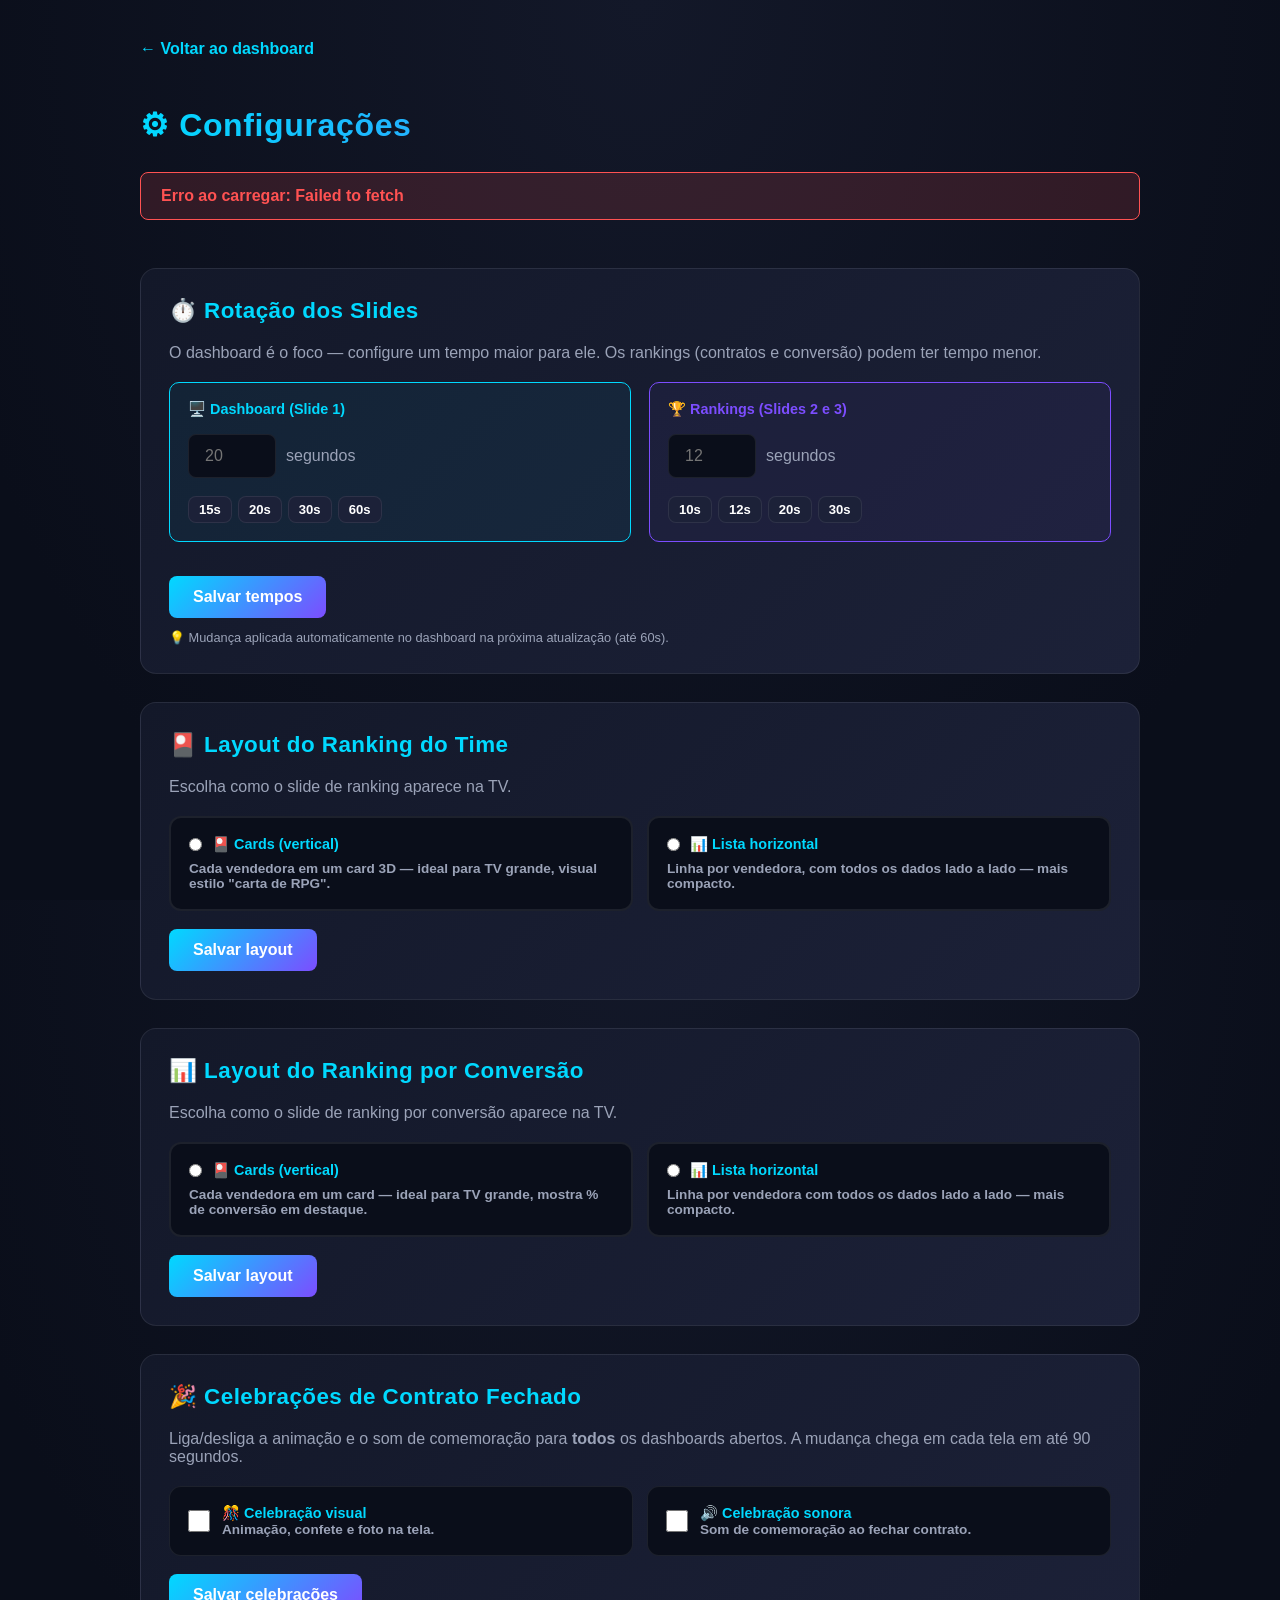
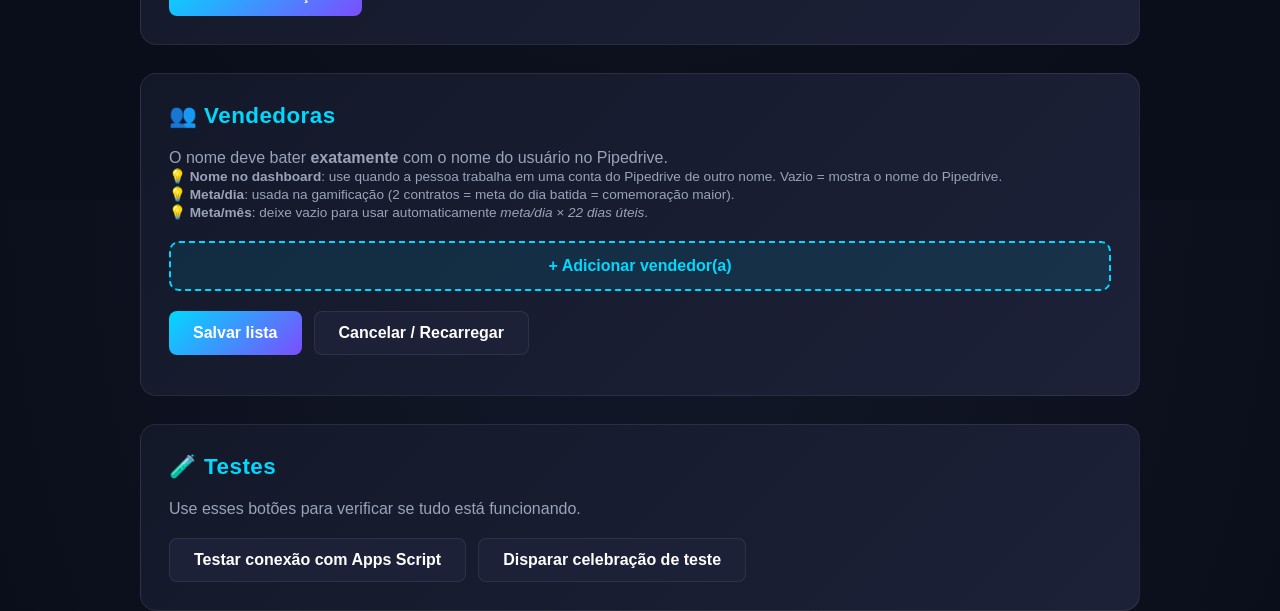
<file: config.html>
<!DOCTYPE html>
<html lang="pt-BR">
<head>
  <meta charset="UTF-8">
  <title>PQRS — Configurações</title>
  <link rel="stylesheet" href="style.css">
  <style>
    body { overflow: auto; padding: 40px; }
    .config-container {
      max-width: 1000px; margin: 0 auto;
      display: flex; flex-direction: column; gap: 28px;
    }
    .config-section {
      background: linear-gradient(135deg, var(--bg-2), var(--bg-3));
      border: 1px solid var(--border);
      border-radius: 16px;
      padding: 28px;
    }
    .config-section h2 {
      font-size: 1.4rem;
      margin-bottom: 20px;
      color: var(--accent);
    }
    .field { display: flex; flex-direction: column; gap: 8px; margin-bottom: 16px; }
    label { color: var(--text-dim); font-size: 0.9rem; font-weight: 600; }
    input, select, textarea {
      background: var(--bg-1);
      border: 1px solid var(--border);
      border-radius: 8px;
      padding: 12px 16px;
      color: var(--text);
      font-size: 1rem;
      font-family: inherit;
    }
    input:focus, select:focus { outline: 2px solid var(--accent); }
    button {
      background: linear-gradient(135deg, var(--accent), var(--accent-2));
      color: white;
      border: none;
      border-radius: 8px;
      padding: 12px 24px;
      font-size: 1rem;
      font-weight: 700;
      cursor: pointer;
      transition: transform 0.2s;
    }
    button:hover { transform: translateY(-2px); }
    button.danger { background: linear-gradient(135deg, var(--red), #c62828); }
    button.secondary { background: var(--bg-3); border: 1px solid var(--border); }
    .vendedor-card {
      display: grid;
      grid-template-columns: 70px 1fr 44px;
      grid-template-areas:
        "foto top-fields del"
        "foto mid-fields del"
        "foto bot-fields del";
      gap: 10px 12px;
      align-items: center;
      background: var(--bg-1);
      padding: 14px 16px;
      border-radius: 10px;
      margin-bottom: 12px;
    }
    .vendedor-card .vc-foto-col { grid-area: foto; display: flex; justify-content: center; }
    .vendedor-card .vc-del-col  { grid-area: del; }
    .vendedor-card .vc-row {
      display: grid;
      gap: 8px;
      align-items: end;
    }
    .vendedor-card .vc-row-top { grid-area: top-fields; grid-template-columns: 1.2fr 1.2fr 1.5fr 1fr; }
    .vendedor-card .vc-row-mid { grid-area: mid-fields; grid-template-columns: 1fr 1fr 1fr; }
    .vendedor-card .vc-row-bot { grid-area: bot-fields; grid-template-columns: 1fr 1fr; }
    .vendedor-card .vc-field { display: flex; flex-direction: column; gap: 3px; }
    .vendedor-card .vc-field label {
      font-size: 0.62rem; color: var(--text-dim);
      letter-spacing: 0.06em; text-transform: uppercase; font-weight: 700;
    }
    .vendedor-card .vc-field input,
    .vendedor-card .vc-field select {
      padding: 8px 10px; font-size: 0.9rem;
    }
    .vendedor-card button.danger {
      width: 40px; height: 40px; padding: 0;
      font-size: 1.2rem; line-height: 1;
      display: flex; align-items: center; justify-content: center;
    }
    .vendedor-card img.vc-foto {
      width: 56px; height: 56px; border-radius: 50%; object-fit: cover;
      background: var(--bg-3);
    }
    .add-btn {
      width: 100%;
      padding: 14px;
      background: rgba(0, 217, 255, 0.1);
      border: 2px dashed var(--accent);
      color: var(--accent);
      cursor: pointer;
      border-radius: 10px;
      font-weight: 700;
    }
    .back-link {
      display: inline-block;
      margin-bottom: 20px;
      color: var(--accent);
      text-decoration: none;
      font-weight: 600;
    }
    .msg {
      padding: 14px 20px;
      border-radius: 8px;
      margin-bottom: 20px;
      font-weight: 600;
    }
    .msg.ok { background: rgba(0, 230, 118, 0.15); color: var(--green); border: 1px solid var(--green); }
    .msg.err { background: rgba(255, 82, 82, 0.15); color: var(--red); border: 1px solid var(--red); }
    .actions { display: flex; gap: 12px; margin-top: 20px; }
  </style>
</head>
<body>
  <div class="config-container">
    <a href="index.html" class="back-link">← Voltar ao dashboard</a>
    <h1 style="font-size:2rem; background: linear-gradient(90deg, var(--accent), var(--accent-2)); -webkit-background-clip:text; -webkit-text-fill-color:transparent;">⚙ Configurações</h1>

    <div id="msg-area"></div>

    <!-- Tempo de rotação dos slides -->
    <div class="config-section">
      <h2>⏱️ Rotação dos Slides</h2>
      <p style="color:var(--text-dim); margin-bottom:20px;">
        O dashboard é o foco — configure um tempo maior para ele. Os rankings (contratos e conversão) podem ter tempo menor.
      </p>
      <div style="display:grid; grid-template-columns:1fr 1fr; gap:18px;">
        <div class="field" style="background:rgba(0,217,255,0.05); border:1px solid var(--accent); border-radius:10px; padding:18px;">
          <label style="color:var(--accent); font-weight:700;">🖥️ Dashboard (Slide 1)</label>
          <div style="display:flex; gap:10px; align-items:center; margin-top:8px;">
            <input type="number" id="intervalo-dashboard-input" min="5" max="300" step="1" placeholder="20" style="max-width:130px;">
            <span style="color:var(--text-dim);">segundos</span>
          </div>
          <div style="display:flex; gap:6px; margin-top:10px; flex-wrap:wrap;">
            <button class="secondary" type="button" onclick="document.getElementById('intervalo-dashboard-input').value=15" style="padding:5px 10px; font-size:0.82rem;">15s</button>
            <button class="secondary" type="button" onclick="document.getElementById('intervalo-dashboard-input').value=20" style="padding:5px 10px; font-size:0.82rem;">20s</button>
            <button class="secondary" type="button" onclick="document.getElementById('intervalo-dashboard-input').value=30" style="padding:5px 10px; font-size:0.82rem;">30s</button>
            <button class="secondary" type="button" onclick="document.getElementById('intervalo-dashboard-input').value=60" style="padding:5px 10px; font-size:0.82rem;">60s</button>
          </div>
        </div>
        <div class="field" style="background:rgba(124,77,255,0.05); border:1px solid var(--accent-2); border-radius:10px; padding:18px;">
          <label style="color:var(--accent-2); font-weight:700;">🏆 Rankings (Slides 2 e 3)</label>
          <div style="display:flex; gap:10px; align-items:center; margin-top:8px;">
            <input type="number" id="intervalo-ranking-input" min="5" max="300" step="1" placeholder="12" style="max-width:130px;">
            <span style="color:var(--text-dim);">segundos</span>
          </div>
          <div style="display:flex; gap:6px; margin-top:10px; flex-wrap:wrap;">
            <button class="secondary" type="button" onclick="document.getElementById('intervalo-ranking-input').value=10" style="padding:5px 10px; font-size:0.82rem;">10s</button>
            <button class="secondary" type="button" onclick="document.getElementById('intervalo-ranking-input').value=12" style="padding:5px 10px; font-size:0.82rem;">12s</button>
            <button class="secondary" type="button" onclick="document.getElementById('intervalo-ranking-input').value=20" style="padding:5px 10px; font-size:0.82rem;">20s</button>
            <button class="secondary" type="button" onclick="document.getElementById('intervalo-ranking-input').value=30" style="padding:5px 10px; font-size:0.82rem;">30s</button>
          </div>
        </div>
      </div>
      <button onclick="salvarTempos()" style="margin-top:18px;">Salvar tempos</button>
      <p style="color:var(--text-dim); font-size:0.8rem; margin-top:12px;">
        💡 Mudança aplicada automaticamente no dashboard na próxima atualização (até 60s).
      </p>
    </div>

    <!-- Layout do ranking -->
    <div class="config-section">
      <h2>🎴 Layout do Ranking do Time</h2>
      <p style="color:var(--text-dim); margin-bottom:20px;">
        Escolha como o slide de ranking aparece na TV.
      </p>
      <div style="display:grid; grid-template-columns:1fr 1fr; gap:14px;">
        <label class="layout-opt" style="display:flex; flex-direction:column; gap:8px; padding:18px; background:var(--bg-1); border:2px solid var(--border); border-radius:12px; cursor:pointer;" data-layout="cards">
          <div style="display:flex; align-items:center; gap:10px;">
            <input type="radio" name="ranking-layout" value="cards" id="layout-cards">
            <strong style="color:var(--accent);">🎴 Cards (vertical)</strong>
          </div>
          <span style="color:var(--text-dim); font-size:0.85rem;">
            Cada vendedora em um card 3D — ideal para TV grande, visual estilo "carta de RPG".
          </span>
        </label>
        <label class="layout-opt" style="display:flex; flex-direction:column; gap:8px; padding:18px; background:var(--bg-1); border:2px solid var(--border); border-radius:12px; cursor:pointer;" data-layout="horizontal">
          <div style="display:flex; align-items:center; gap:10px;">
            <input type="radio" name="ranking-layout" value="horizontal" id="layout-horizontal">
            <strong style="color:var(--accent);">📊 Lista horizontal</strong>
          </div>
          <span style="color:var(--text-dim); font-size:0.85rem;">
            Linha por vendedora, com todos os dados lado a lado — mais compacto.
          </span>
        </label>
      </div>
      <button onclick="salvarLayout()" style="margin-top:18px;">Salvar layout</button>
    </div>

    <!-- Layout do ranking por conversão -->
    <div class="config-section">
      <h2>📊 Layout do Ranking por Conversão</h2>
      <p style="color:var(--text-dim); margin-bottom:20px;">
        Escolha como o slide de ranking por conversão aparece na TV.
      </p>
      <div style="display:grid; grid-template-columns:1fr 1fr; gap:14px;">
        <label class="layout-conv-opt" style="display:flex; flex-direction:column; gap:8px; padding:18px; background:var(--bg-1); border:2px solid var(--border); border-radius:12px; cursor:pointer;" data-layout="cards">
          <div style="display:flex; align-items:center; gap:10px;">
            <input type="radio" name="ranking-conv-layout" value="cards" id="conv-layout-cards">
            <strong style="color:var(--accent);">🎴 Cards (vertical)</strong>
          </div>
          <span style="color:var(--text-dim); font-size:0.85rem;">
            Cada vendedora em um card — ideal para TV grande, mostra % de conversão em destaque.
          </span>
        </label>
        <label class="layout-conv-opt" style="display:flex; flex-direction:column; gap:8px; padding:18px; background:var(--bg-1); border:2px solid var(--border); border-radius:12px; cursor:pointer;" data-layout="horizontal">
          <div style="display:flex; align-items:center; gap:10px;">
            <input type="radio" name="ranking-conv-layout" value="horizontal" id="conv-layout-horizontal">
            <strong style="color:var(--accent);">📊 Lista horizontal</strong>
          </div>
          <span style="color:var(--text-dim); font-size:0.85rem;">
            Linha por vendedora com todos os dados lado a lado — mais compacto.
          </span>
        </label>
      </div>
      <button onclick="salvarLayoutConversao()" style="margin-top:18px;">Salvar layout</button>
    </div>

    <!-- Celebrações -->
    <div class="config-section">
      <h2>🎉 Celebrações de Contrato Fechado</h2>
      <p style="color:var(--text-dim); margin-bottom:20px;">
        Liga/desliga a animação e o som de comemoração para <strong>todos</strong> os dashboards abertos.
        A mudança chega em cada tela em até 90 segundos.
      </p>
      <div style="display:grid; grid-template-columns:1fr 1fr; gap:14px;">
        <label style="display:flex; align-items:center; gap:12px; padding:18px; background:var(--bg-1); border:1px solid var(--border); border-radius:12px; cursor:pointer;">
          <input type="checkbox" id="cel-visual" style="width:22px; height:22px; cursor:pointer;">
          <div>
            <strong style="color:var(--accent);">🎊 Celebração visual</strong>
            <div style="color:var(--text-dim); font-size:0.85rem;">Animação, confete e foto na tela.</div>
          </div>
        </label>
        <label style="display:flex; align-items:center; gap:12px; padding:18px; background:var(--bg-1); border:1px solid var(--border); border-radius:12px; cursor:pointer;">
          <input type="checkbox" id="cel-som" style="width:22px; height:22px; cursor:pointer;">
          <div>
            <strong style="color:var(--accent);">🔊 Celebração sonora</strong>
            <div style="color:var(--text-dim); font-size:0.85rem;">Som de comemoração ao fechar contrato.</div>
          </div>
        </label>
      </div>
      <button onclick="salvarCelebracoes()" style="margin-top:18px;">Salvar celebrações</button>
    </div>

    <!-- Vendedoras -->
    <div class="config-section">
      <h2>👥 Vendedoras</h2>
      <p style="color:var(--text-dim); margin-bottom:20px;">
        O nome deve bater <strong>exatamente</strong> com o nome do usuário no Pipedrive.<br>
        <span style="font-size:0.85rem;">💡 <strong>Nome no dashboard</strong>: use quando a pessoa trabalha em uma conta do Pipedrive de outro nome. Vazio = mostra o nome do Pipedrive.<br>
        💡 <strong>Meta/dia</strong>: usada na gamificação (2 contratos = meta do dia batida = comemoração maior).<br>
        💡 <strong>Meta/mês</strong>: deixe vazio para usar automaticamente <em>meta/dia × 22 dias úteis</em>.</span>
      </p>
      <div id="vendedores-list"></div>
      <button class="add-btn" onclick="addVendedor()">+ Adicionar vendedor(a)</button>
      <div class="actions">
        <button onclick="salvarVendedores()">Salvar lista</button>
        <button class="secondary" onclick="carregar()">Cancelar / Recarregar</button>
      </div>
      <div id="msg-vendedores" style="margin-top:12px;"></div>
    </div>

    <!-- Teste -->
    <div class="config-section">
      <h2>🧪 Testes</h2>
      <p style="color:var(--text-dim); margin-bottom:16px;">
        Use esses botões para verificar se tudo está funcionando.
      </p>
      <div class="actions">
        <button class="secondary" onclick="testarConexao()">Testar conexão com Apps Script</button>
        <button class="secondary" onclick="testarCelebrar()">Disparar celebração de teste</button>
      </div>
    </div>
  </div>

  <script src="config.js"></script>
  <script>
    const API = window.PQRS_CONFIG.APPS_SCRIPT_URL;
    let vendedores = [];

    function showMsg(text, type = 'ok') {
      const area = document.getElementById('msg-area');
      area.innerHTML = `<div class="msg ${type}">${text}</div>`;
      setTimeout(() => area.innerHTML = '', 4000);
    }

    async function fetchJSON(action, params = {}) {
      const url = new URL(API);
      url.searchParams.set('action', action);
      Object.keys(params).forEach(k => url.searchParams.set(k, params[k]));
      const r = await fetch(url.toString());
      return r.json();
    }

    async function postJSON(action, body) {
      const url = new URL(API);
      url.searchParams.set('action', action);
      const r = await fetch(url.toString(), {
        method: 'POST',
        body: JSON.stringify(body),
        // Sem Content-Type para evitar CORS preflight
      });
      return r.json();
    }

    async function carregar() {
      if (!API || API.includes('COLE_AQUI')) {
        showMsg('⚠ URL do Apps Script não configurada. Edite o arquivo config.js e cole a URL do Apps Script publicado.', 'err');
        return;
      }
      try {
        const cfg = await fetchJSON('config');
        document.getElementById('intervalo-dashboard-input').value = cfg.intervaloDashboard || cfg.intervaloSlide || 20;
        document.getElementById('intervalo-ranking-input').value = cfg.intervaloRanking || cfg.intervaloSlide || 12;
        // Layout do ranking (contratos)
        const layout = cfg.rankingLayout || 'cards';
        const radio = document.querySelector(`input[name="ranking-layout"][value="${layout}"]`);
        if (radio) radio.checked = true;
        syncLayoutVisual();
        // Layout do ranking por conversão
        const layoutConv = cfg.rankingConversaoLayout || 'cards';
        const radioConv = document.querySelector(`input[name="ranking-conv-layout"][value="${layoutConv}"]`);
        if (radioConv) radioConv.checked = true;
        syncLayoutConvVisual();

        // Toggles de celebração (default: ligados — só false explícito desliga)
        const desligado = (v) => v === false || v === 'false' || v === 'FALSE';
        document.getElementById('cel-visual').checked = !desligado(cfg.celebracaoVisual);
        document.getElementById('cel-som').checked    = !desligado(cfg.celebracaoSom);

        const vs = await fetchJSON('vendedores');
        vendedores = Array.isArray(vs) ? vs : [];
        renderVendedores();
      } catch (e) {
        showMsg('Erro ao carregar: ' + e.message, 'err');
      }
    }

    // Placeholder cinza usado quando não há foto ou ela falha ao carregar
    const PLACEHOLDER_FOTO = 'data:image/svg+xml,%3Csvg xmlns=%22http://www.w3.org/2000/svg%22 viewBox=%220 0 60 60%22%3E%3Crect fill=%22%231c2138%22 width=%2260%22 height=%2260%22/%3E%3Ctext x=%2230%22 y=%2238%22 font-size=%2222%22 text-anchor=%22middle%22 fill=%22%239ba3b8%22%3E?%3C/text%3E%3C/svg%3E';

    /** Converte URLs do Google Drive em formato que carrega como imagem (igual ao dashboard) */
    function fixDriveUrl(url) {
      if (!url) return '';
      let id = null;
      let m = url.match(/\/d\/([a-zA-Z0-9_-]+)/);
      if (m) id = m[1];
      if (!id) {
        m = url.match(/[?&]id=([a-zA-Z0-9_-]+)/);
        if (m) id = m[1];
      }
      if (!id) return url;
      return 'https://lh3.googleusercontent.com/d/' + id + '=w400-h400';
    }

    function renderVendedores() {
      const container = document.getElementById('vendedores-list');
      container.innerHTML = '';
      vendedores.forEach((v, i) => {
        const fotoSrc = v.foto ? fixDriveUrl(v.foto) : PLACEHOLDER_FOTO;
        const div = document.createElement('div');
        div.className = 'vendedor-card';
        div.innerHTML = `
          <div class="vc-foto-col">
            <img class="vc-foto" src="${fotoSrc}" onerror="this.src='${PLACEHOLDER_FOTO}'">
          </div>

          <div class="vc-row vc-row-top">
            <div class="vc-field">
              <label>Nome (exato do Pipedrive)</label>
              <input type="text" value="${v.nome || ''}" placeholder="Nome" oninput="vendedores[${i}].nome=this.value">
            </div>
            <div class="vc-field">
              <label title="Deixe vazio para usar o nome do Pipedrive">Nome no dashboard (opcional)</label>
              <input type="text" value="${v.nome_exibicao || ''}" placeholder="usa o do Pipedrive" oninput="vendedores[${i}].nome_exibicao=this.value">
            </div>
            <div class="vc-field">
              <label>URL da foto</label>
              <input type="text" value="${v.foto || ''}" placeholder="https://..." oninput="vendedores[${i}].foto=this.value; const img=this.closest('.vendedor-card').querySelector('.vc-foto'); img.src=this.value?fixDriveUrl(this.value):'${PLACEHOLDER_FOTO}'; img.onerror=()=>img.src='${PLACEHOLDER_FOTO}';">
            </div>
            <div class="vc-field">
              <label>Área</label>
              <select onchange="vendedores[${i}].area=this.value">
                <option value="Trabalhista" ${v.area==='Trabalhista'?'selected':''}>Trabalhista</option>
                <option value="Servidor Público" ${v.area==='Servidor Público'?'selected':''}>Servidor Público</option>
              </select>
            </div>
          </div>

          <div class="vc-row vc-row-mid">
            <div class="vc-field">
              <label>Meta/dia</label>
              <input type="number" value="${v.meta_dia || 2}" min="0" oninput="vendedores[${i}].meta_dia=Number(this.value)">
            </div>
            <div class="vc-field">
              <label>Meta/mês (vazio = auto)</label>
              <input type="number" value="${v.meta_mes || ''}" min="0" placeholder="auto" oninput="vendedores[${i}].meta_mes=Number(this.value)||0">
            </div>
            <div class="vc-field">
              <label>Meta de conversão (%)</label>
              <input type="number" value="${v.meta_conversao || ''}" min="0.1" max="100" step="0.1" placeholder="5.0" oninput="vendedores[${i}].meta_conversao=Number(this.value)||0">
            </div>
          </div>

          <div class="vc-row vc-row-bot">
            <div class="vc-field">
              <label>Data de entrada</label>
              <input type="date" value="${v.data_entrada || ''}" oninput="vendedores[${i}].data_entrada=this.value">
            </div>
            <div class="vc-field">
              <label>Data de saída (some no mês seguinte)</label>
              <input type="date" value="${v.data_saida || ''}" oninput="vendedores[${i}].data_saida=this.value">
            </div>
          </div>

          <div class="vc-del-col">
            <button class="danger" onclick="removerVendedor(${i})" title="Remover vendedora">×</button>
          </div>
        `;
        container.appendChild(div);
      });
    }

    function addVendedor() {
      const hoje = new Date().toISOString().slice(0, 10);
      vendedores.push({
        nome: '', nome_exibicao: '', foto: '', area: 'Trabalhista',
        meta_dia: 2, meta_mes: 0, meta_conversao: 5,
        data_entrada: hoje, data_saida: '',
        ativo: true,
      });
      renderVendedores();
    }

    function removerVendedor(i) {
      if (!confirm('Remover ' + (vendedores[i].nome || 'vendedora') + '?')) return;
      vendedores.splice(i, 1);
      renderVendedores();
    }

    async function salvarTempos() {
      const dash = Number(document.getElementById('intervalo-dashboard-input').value);
      const rank = Number(document.getElementById('intervalo-ranking-input').value);
      if (!dash || dash < 5 || dash > 300) return showMsg('Tempo do dashboard inválido (5 a 300 segundos)', 'err');
      if (!rank || rank < 5 || rank > 300) return showMsg('Tempo dos rankings inválido (5 a 300 segundos)', 'err');
      try {
        const r = await postJSON('saveConfig', { intervaloDashboard: dash, intervaloRanking: rank });
        if (r.success) showMsg(`Tempos salvos: Dashboard ${dash}s · Rankings ${rank}s`);
        else showMsg('Erro: ' + (r.error || 'desconhecido'), 'err');
      } catch (e) { showMsg('Erro: ' + e.message, 'err'); }
    }

    async function salvarLayout() {
      const sel = document.querySelector('input[name="ranking-layout"]:checked');
      if (!sel) return showMsg('Escolha um layout', 'err');
      try {
        const r = await postJSON('saveConfig', { rankingLayout: sel.value });
        if (r.success) showMsg(`Layout salvo: ${sel.value === 'cards' ? 'Cards' : 'Lista horizontal'}`);
        else showMsg('Erro: ' + (r.error || 'desconhecido'), 'err');
      } catch (e) { showMsg('Erro: ' + e.message, 'err'); }
    }

    async function salvarCelebracoes() {
      const visual = document.getElementById('cel-visual').checked;
      const som    = document.getElementById('cel-som').checked;
      try {
        const r = await postJSON('saveConfig', { celebracaoVisual: visual, celebracaoSom: som });
        if (r.success) {
          showMsg(`Celebrações salvas: visual ${visual ? 'ligada' : 'desligada'} · som ${som ? 'ligado' : 'desligado'}`);
        } else {
          showMsg('Erro: ' + (r.error || 'desconhecido'), 'err');
        }
      } catch (e) { showMsg('Erro: ' + e.message, 'err'); }
    }

    async function salvarLayoutConversao() {
      const sel = document.querySelector('input[name="ranking-conv-layout"]:checked');
      if (!sel) return showMsg('Escolha um layout', 'err');
      try {
        const r = await postJSON('saveConfig', { rankingConversaoLayout: sel.value });
        if (r.success) showMsg(`Layout de conversão salvo: ${sel.value === 'cards' ? 'Cards' : 'Lista horizontal'}`);
        else showMsg('Erro: ' + (r.error || 'desconhecido'), 'err');
      } catch (e) { showMsg('Erro: ' + e.message, 'err'); }
    }

    // Visual da seleção (borda destacada no card escolhido)
    function syncLayoutVisual() {
      document.querySelectorAll('.layout-opt').forEach(el => {
        const isChecked = el.querySelector('input').checked;
        el.style.borderColor = isChecked ? 'var(--accent)' : 'var(--border)';
        el.style.boxShadow   = isChecked ? '0 0 14px rgba(0,217,255,0.25)' : 'none';
      });
    }
    function syncLayoutConvVisual() {
      document.querySelectorAll('.layout-conv-opt').forEach(el => {
        const isChecked = el.querySelector('input').checked;
        el.style.borderColor = isChecked ? 'var(--accent)' : 'var(--border)';
        el.style.boxShadow   = isChecked ? '0 0 14px rgba(0,217,255,0.25)' : 'none';
      });
    }
    document.addEventListener('change', e => {
      if (e.target && e.target.name === 'ranking-layout') syncLayoutVisual();
      if (e.target && e.target.name === 'ranking-conv-layout') syncLayoutConvVisual();
    });

    function showMsgLocal(text, type = 'ok') {
      const el = document.getElementById('msg-vendedores');
      if (!el) return;
      el.innerHTML = `<div class="msg ${type}">${text}</div>`;
      setTimeout(() => { if (el) el.innerHTML = ''; }, 5000);
    }

    async function salvarVendedores() {
      // Validar
      for (const v of vendedores) {
        if (!v.nome || !v.nome.trim()) {
          showMsg('Há vendedor sem nome', 'err');
          showMsgLocal('⚠ Há vendedor sem nome', 'err');
          return;
        }
      }
      showMsgLocal('⏳ Salvando…');
      try {
        const r = await postJSON('saveVendedores', vendedores);
        if (r.success) {
          const txt = '✅ Lista salva com sucesso! (' + r.total + ' vendedor' + (r.total !== 1 ? 'es' : '') + ')';
          showMsg(txt);
          showMsgLocal(txt);
        } else {
          const err = 'Erro: ' + (r.error || 'desconhecido');
          showMsg(err, 'err');
          showMsgLocal(err, 'err');
        }
      } catch (e) {
        const err = 'Erro de conexão: ' + e.message;
        showMsg(err, 'err');
        showMsgLocal(err, 'err');
      }
    }

    async function testarConexao() {
      try {
        const r = await fetchJSON('ping');
        if (r.ok) showMsg('Conexão OK! Servidor respondendo. Hora: ' + r.time);
        else showMsg('Resposta inesperada', 'err');
      } catch (e) { showMsg('Falha: ' + e.message, 'err'); }
    }

    function testarCelebrar() {
      window.open('index.html#test', '_blank');
      setTimeout(() => {
        showMsg('Aperte "T" na janela do dashboard para disparar a celebração de teste');
      }, 500);
    }

    carregar();
  </script>
</body>
</html>
</file>
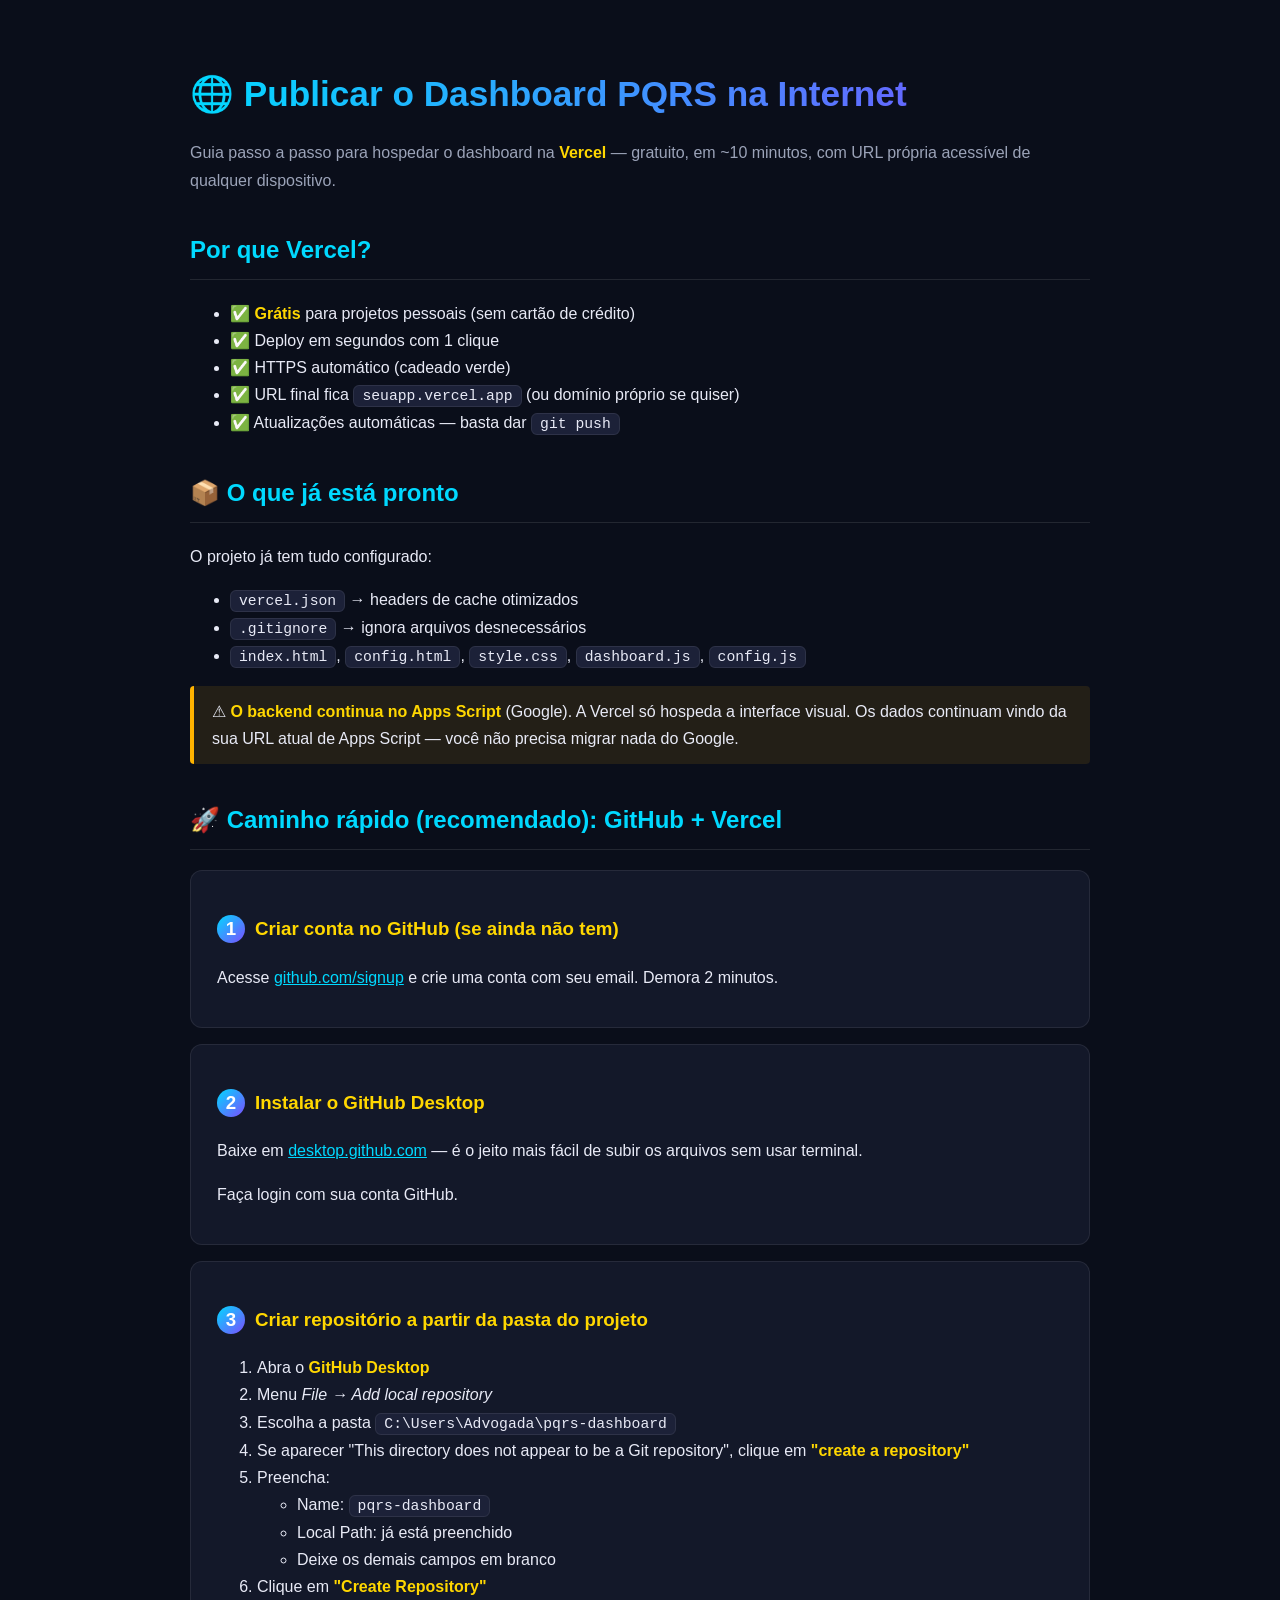
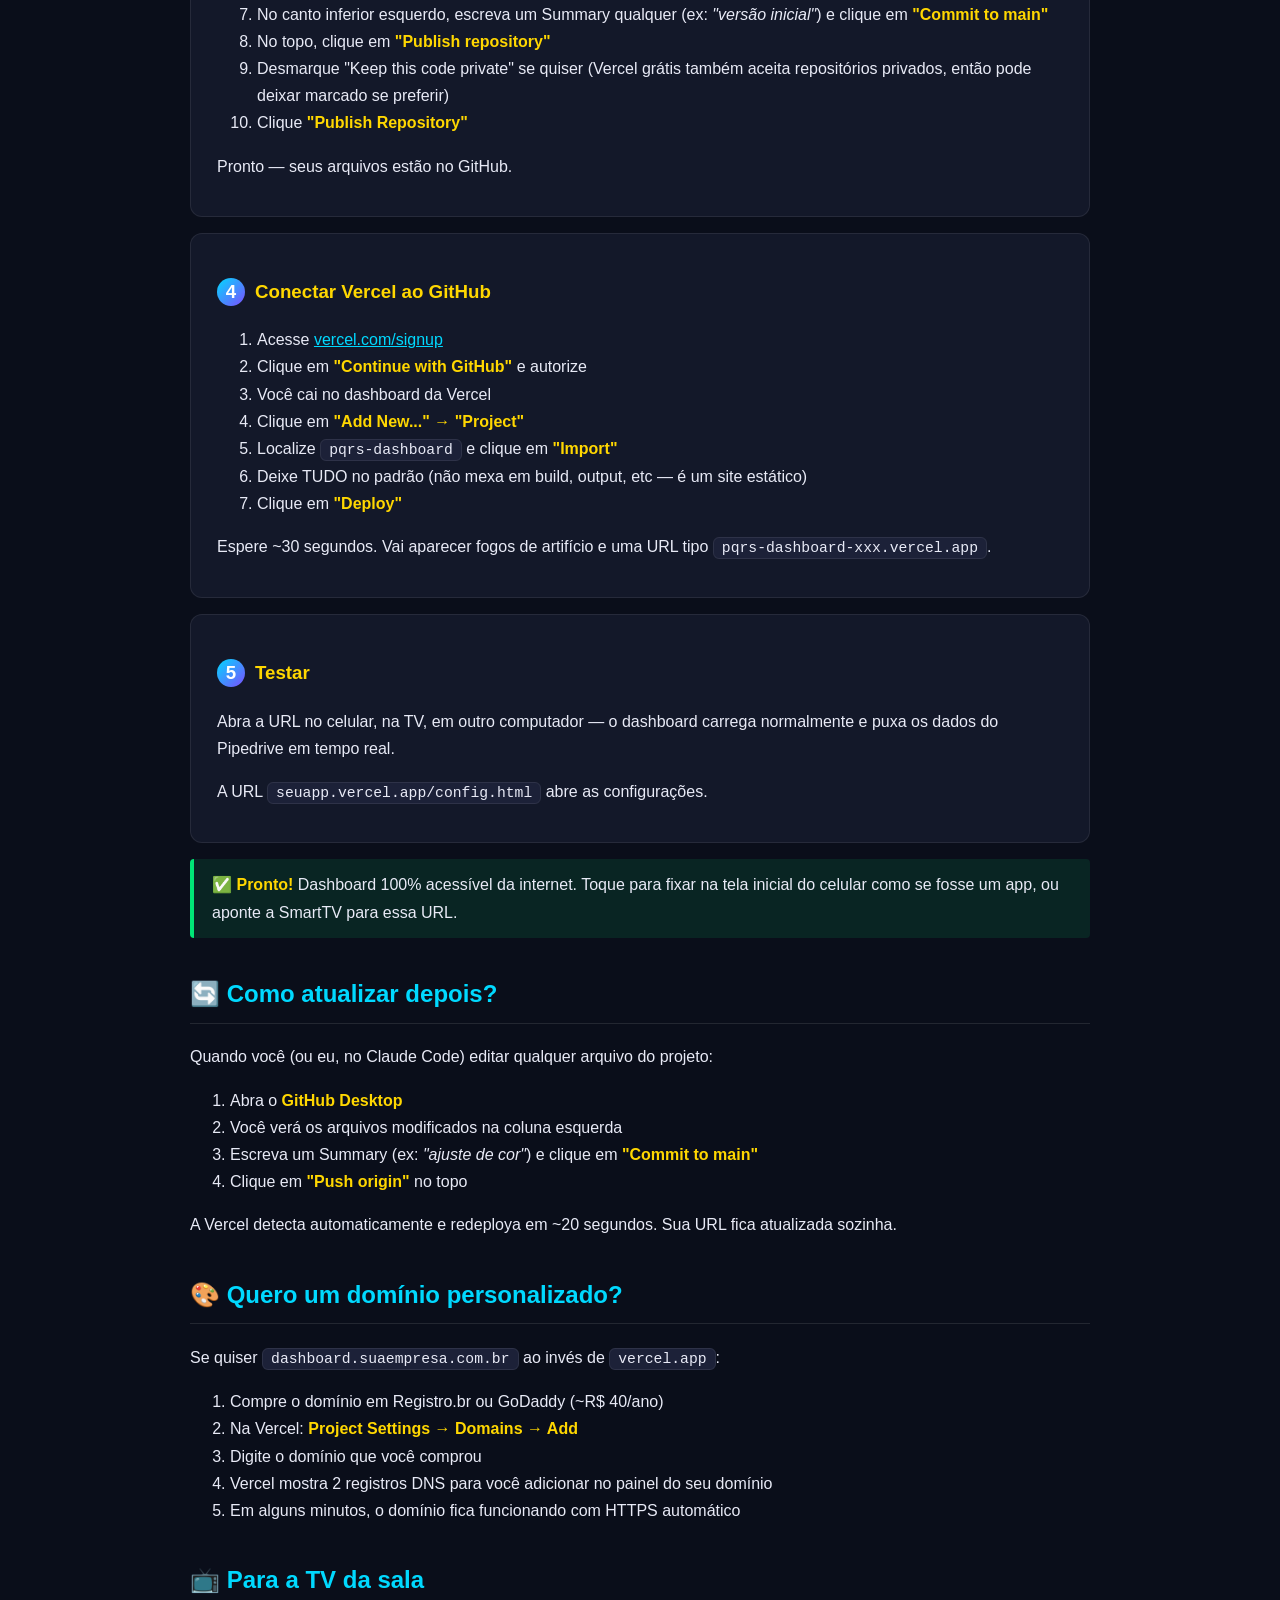
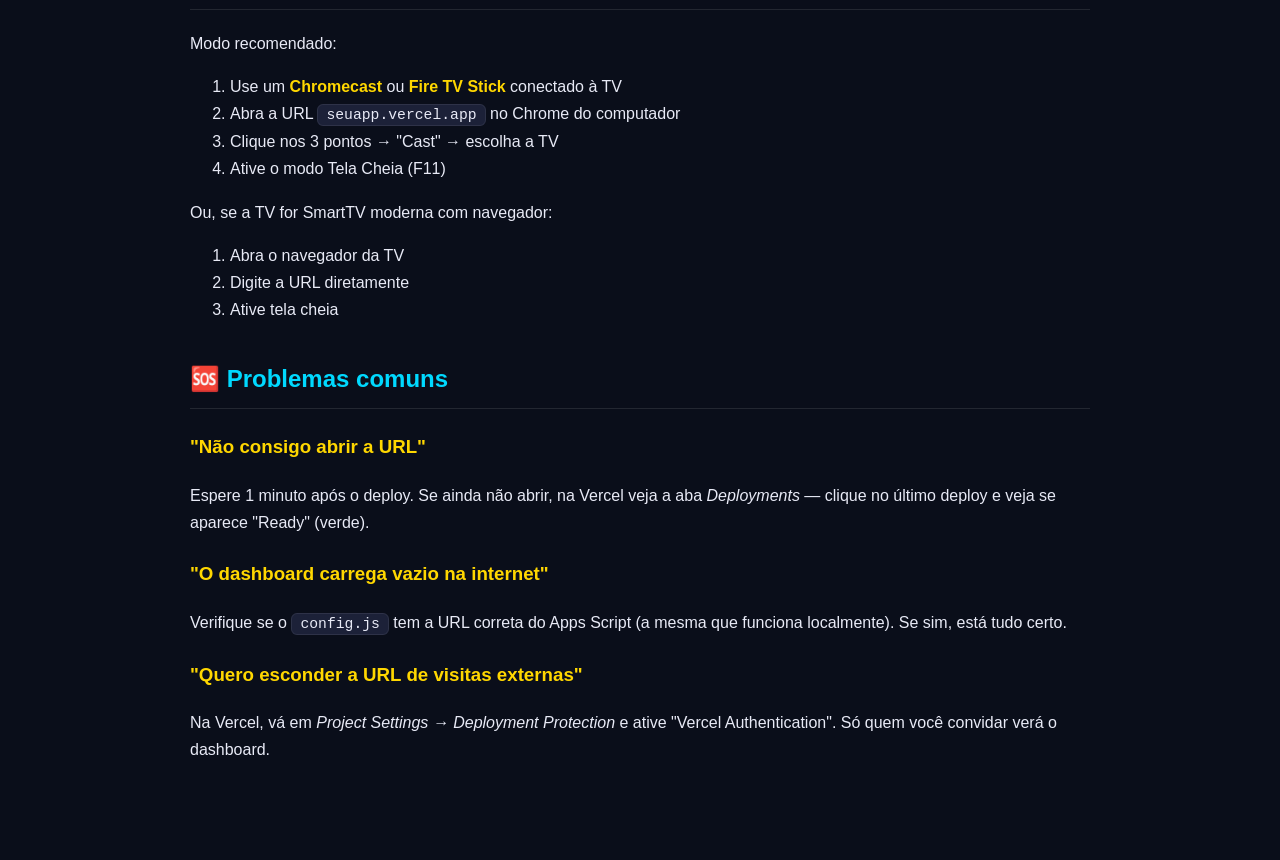
<file: DEPLOY.html>
<!DOCTYPE html>
<html lang="pt-BR">
<head>
<meta charset="UTF-8">
<title>PQRS — Como subir o dashboard para internet</title>
<style>
  body {
    font-family: 'Segoe UI', Tahoma, sans-serif;
    background: #0a0e1a; color: #e8eaf6;
    max-width: 900px; margin: 0 auto; padding: 40px 30px 80px;
    line-height: 1.7;
  }
  h1 {
    background: linear-gradient(90deg, #00d9ff, #7c4dff);
    -webkit-background-clip: text; -webkit-text-fill-color: transparent;
    font-size: 2.2rem; margin-bottom: 8px;
  }
  h2 {
    color: #00d9ff; margin-top: 36px; padding-bottom: 8px;
    border-bottom: 1px solid rgba(255,255,255,0.1);
  }
  h3 { color: #ffd700; margin-top: 22px; }
  code, pre {
    background: #1c2138; border: 1px solid rgba(255,255,255,0.08);
    border-radius: 6px; padding: 2px 8px;
    font-family: Consolas, 'Courier New', monospace;
    font-size: 0.92em;
  }
  pre {
    padding: 14px 18px; overflow-x: auto;
    border-left: 3px solid #00d9ff;
  }
  a { color: #00d9ff; }
  .step {
    background: #131829; border: 1px solid rgba(255,255,255,0.08);
    border-radius: 12px; padding: 20px 26px; margin: 16px 0;
  }
  .step-num {
    display: inline-block; background: linear-gradient(135deg, #00d9ff, #7c4dff);
    color: white; width: 28px; height: 28px; border-radius: 50%;
    text-align: center; line-height: 28px; font-weight: 900;
    margin-right: 10px;
  }
  .warn {
    background: rgba(255, 179, 0, 0.1); border-left: 4px solid #ffb300;
    padding: 12px 18px; border-radius: 4px; margin: 16px 0;
  }
  .ok {
    background: rgba(0, 230, 118, 0.1); border-left: 4px solid #00e676;
    padding: 12px 18px; border-radius: 4px; margin: 16px 0;
  }
  strong { color: #ffd700; }
</style>
</head>
<body>
  <h1>🌐 Publicar o Dashboard PQRS na Internet</h1>
  <p style="color:#9ba3b8;">Guia passo a passo para hospedar o dashboard na <strong>Vercel</strong> — gratuito, em ~10 minutos, com URL própria acessível de qualquer dispositivo.</p>

  <h2>Por que Vercel?</h2>
  <ul>
    <li>✅ <strong>Grátis</strong> para projetos pessoais (sem cartão de crédito)</li>
    <li>✅ Deploy em segundos com 1 clique</li>
    <li>✅ HTTPS automático (cadeado verde)</li>
    <li>✅ URL final fica <code>seuapp.vercel.app</code> (ou domínio próprio se quiser)</li>
    <li>✅ Atualizações automáticas — basta dar <code>git push</code></li>
  </ul>

  <h2>📦 O que já está pronto</h2>
  <p>O projeto já tem tudo configurado:</p>
  <ul>
    <li><code>vercel.json</code> → headers de cache otimizados</li>
    <li><code>.gitignore</code> → ignora arquivos desnecessários</li>
    <li><code>index.html</code>, <code>config.html</code>, <code>style.css</code>, <code>dashboard.js</code>, <code>config.js</code></li>
  </ul>

  <div class="warn">
    ⚠ <strong>O backend continua no Apps Script</strong> (Google). A Vercel só hospeda a interface visual. Os dados continuam vindo da sua URL atual de Apps Script — você não precisa migrar nada do Google.
  </div>

  <h2>🚀 Caminho rápido (recomendado): GitHub + Vercel</h2>

  <div class="step">
    <h3><span class="step-num">1</span>Criar conta no GitHub (se ainda não tem)</h3>
    <p>Acesse <a href="https://github.com/signup" target="_blank">github.com/signup</a> e crie uma conta com seu email. Demora 2 minutos.</p>
  </div>

  <div class="step">
    <h3><span class="step-num">2</span>Instalar o GitHub Desktop</h3>
    <p>Baixe em <a href="https://desktop.github.com/" target="_blank">desktop.github.com</a> — é o jeito mais fácil de subir os arquivos sem usar terminal.</p>
    <p>Faça login com sua conta GitHub.</p>
  </div>

  <div class="step">
    <h3><span class="step-num">3</span>Criar repositório a partir da pasta do projeto</h3>
    <ol>
      <li>Abra o <strong>GitHub Desktop</strong></li>
      <li>Menu <em>File → Add local repository</em></li>
      <li>Escolha a pasta <code>C:\Users\Advogada\pqrs-dashboard</code></li>
      <li>Se aparecer "This directory does not appear to be a Git repository", clique em <strong>"create a repository"</strong></li>
      <li>Preencha:
        <ul>
          <li>Name: <code>pqrs-dashboard</code></li>
          <li>Local Path: já está preenchido</li>
          <li>Deixe os demais campos em branco</li>
        </ul>
      </li>
      <li>Clique em <strong>"Create Repository"</strong></li>
      <li>No canto inferior esquerdo, escreva um Summary qualquer (ex: <em>"versão inicial"</em>) e clique em <strong>"Commit to main"</strong></li>
      <li>No topo, clique em <strong>"Publish repository"</strong></li>
      <li>Desmarque "Keep this code private" se quiser (Vercel grátis também aceita repositórios privados, então pode deixar marcado se preferir)</li>
      <li>Clique <strong>"Publish Repository"</strong></li>
    </ol>
    <p>Pronto — seus arquivos estão no GitHub.</p>
  </div>

  <div class="step">
    <h3><span class="step-num">4</span>Conectar Vercel ao GitHub</h3>
    <ol>
      <li>Acesse <a href="https://vercel.com/signup" target="_blank">vercel.com/signup</a></li>
      <li>Clique em <strong>"Continue with GitHub"</strong> e autorize</li>
      <li>Você cai no dashboard da Vercel</li>
      <li>Clique em <strong>"Add New..." → "Project"</strong></li>
      <li>Localize <code>pqrs-dashboard</code> e clique em <strong>"Import"</strong></li>
      <li>Deixe TUDO no padrão (não mexa em build, output, etc — é um site estático)</li>
      <li>Clique em <strong>"Deploy"</strong></li>
    </ol>
    <p>Espere ~30 segundos. Vai aparecer fogos de artifício e uma URL tipo <code>pqrs-dashboard-xxx.vercel.app</code>.</p>
  </div>

  <div class="step">
    <h3><span class="step-num">5</span>Testar</h3>
    <p>Abra a URL no celular, na TV, em outro computador — o dashboard carrega normalmente e puxa os dados do Pipedrive em tempo real.</p>
    <p>A URL <code>seuapp.vercel.app/config.html</code> abre as configurações.</p>
  </div>

  <div class="ok">
    ✅ <strong>Pronto!</strong> Dashboard 100% acessível da internet. Toque para fixar na tela inicial do celular como se fosse um app, ou aponte a SmartTV para essa URL.
  </div>

  <h2>🔄 Como atualizar depois?</h2>
  <p>Quando você (ou eu, no Claude Code) editar qualquer arquivo do projeto:</p>
  <ol>
    <li>Abra o <strong>GitHub Desktop</strong></li>
    <li>Você verá os arquivos modificados na coluna esquerda</li>
    <li>Escreva um Summary (ex: <em>"ajuste de cor"</em>) e clique em <strong>"Commit to main"</strong></li>
    <li>Clique em <strong>"Push origin"</strong> no topo</li>
  </ol>
  <p>A Vercel detecta automaticamente e redeploya em ~20 segundos. Sua URL fica atualizada sozinha.</p>

  <h2>🎨 Quero um domínio personalizado?</h2>
  <p>Se quiser <code>dashboard.suaempresa.com.br</code> ao invés de <code>vercel.app</code>:</p>
  <ol>
    <li>Compre o domínio em Registro.br ou GoDaddy (~R$ 40/ano)</li>
    <li>Na Vercel: <strong>Project Settings → Domains → Add</strong></li>
    <li>Digite o domínio que você comprou</li>
    <li>Vercel mostra 2 registros DNS para você adicionar no painel do seu domínio</li>
    <li>Em alguns minutos, o domínio fica funcionando com HTTPS automático</li>
  </ol>

  <h2>📺 Para a TV da sala</h2>
  <p>Modo recomendado:</p>
  <ol>
    <li>Use um <strong>Chromecast</strong> ou <strong>Fire TV Stick</strong> conectado à TV</li>
    <li>Abra a URL <code>seuapp.vercel.app</code> no Chrome do computador</li>
    <li>Clique nos 3 pontos → "Cast" → escolha a TV</li>
    <li>Ative o modo Tela Cheia (F11)</li>
  </ol>
  <p>Ou, se a TV for SmartTV moderna com navegador:</p>
  <ol>
    <li>Abra o navegador da TV</li>
    <li>Digite a URL diretamente</li>
    <li>Ative tela cheia</li>
  </ol>

  <h2>🆘 Problemas comuns</h2>

  <h3>"Não consigo abrir a URL"</h3>
  <p>Espere 1 minuto após o deploy. Se ainda não abrir, na Vercel veja a aba <em>Deployments</em> — clique no último deploy e veja se aparece "Ready" (verde).</p>

  <h3>"O dashboard carrega vazio na internet"</h3>
  <p>Verifique se o <code>config.js</code> tem a URL correta do Apps Script (a mesma que funciona localmente). Se sim, está tudo certo.</p>

  <h3>"Quero esconder a URL de visitas externas"</h3>
  <p>Na Vercel, vá em <em>Project Settings → Deployment Protection</em> e ative "Vercel Authentication". Só quem você convidar verá o dashboard.</p>

</body>
</html>
</file>
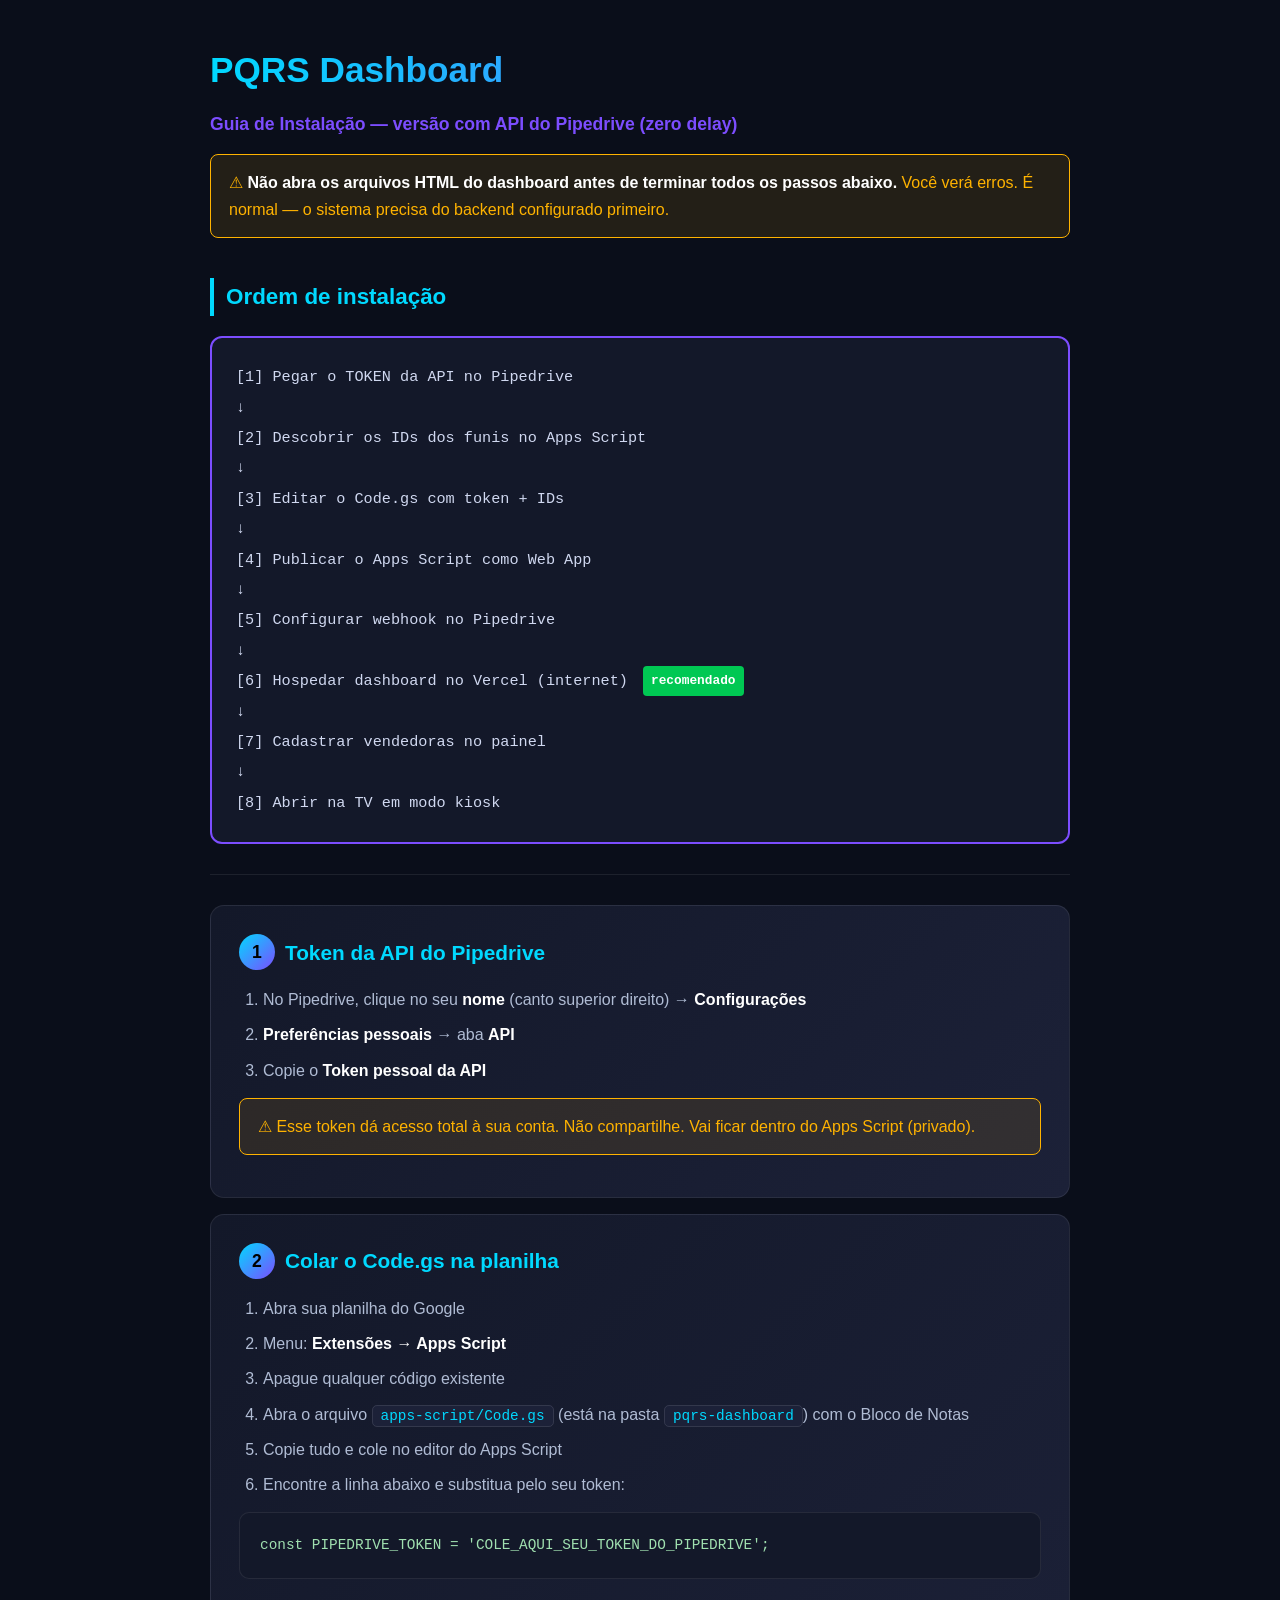
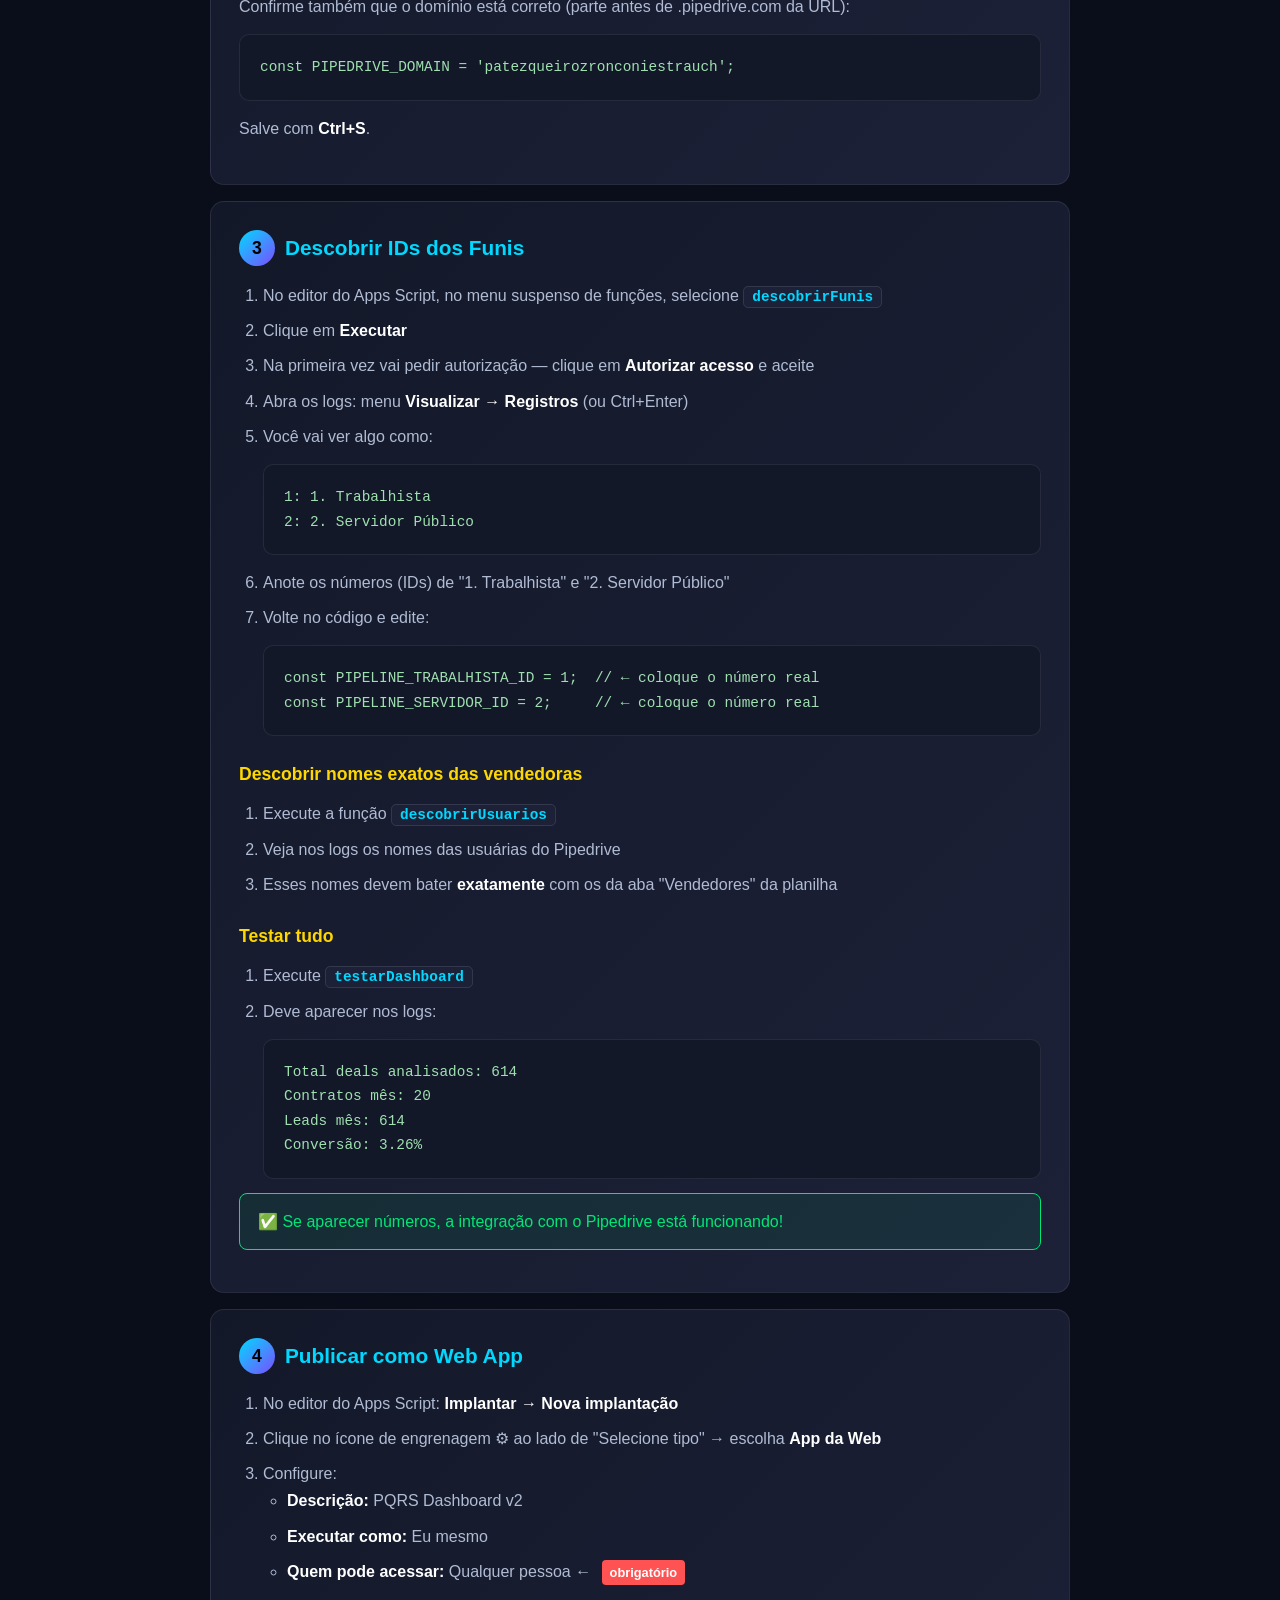
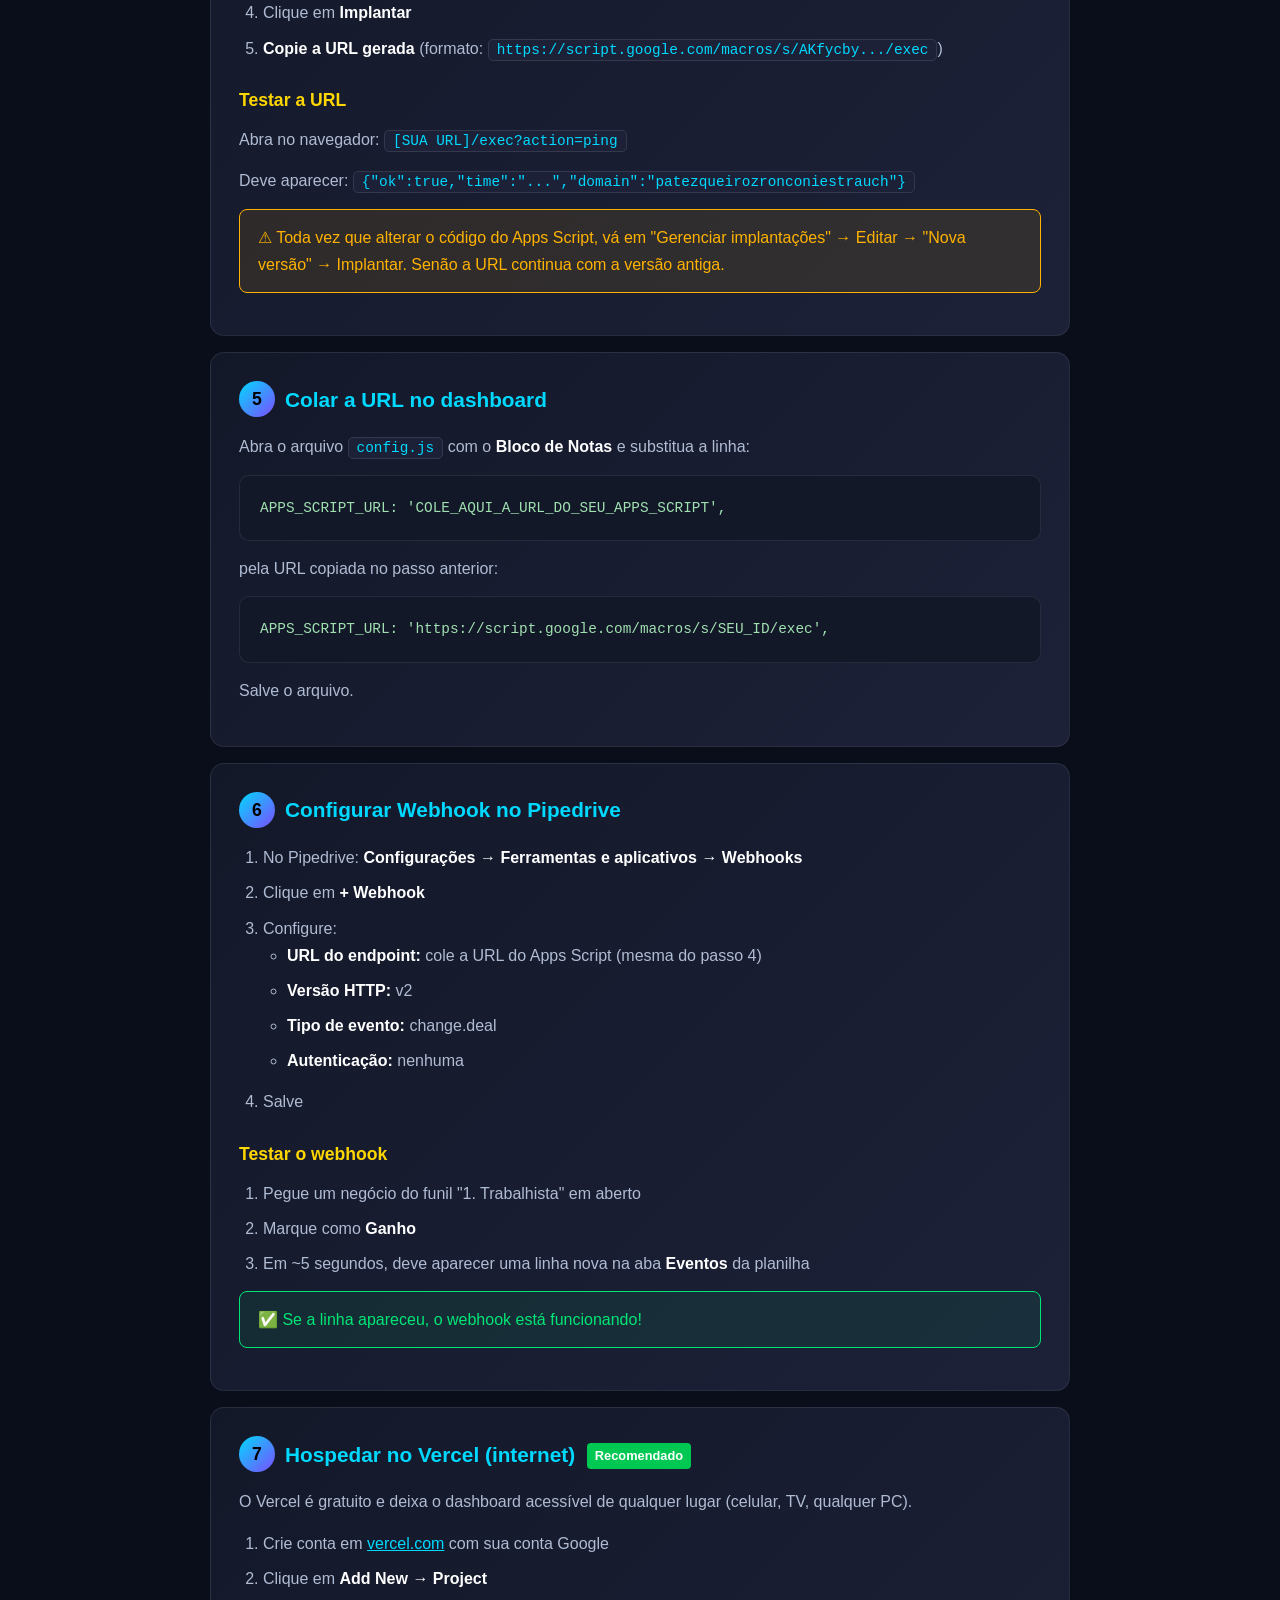
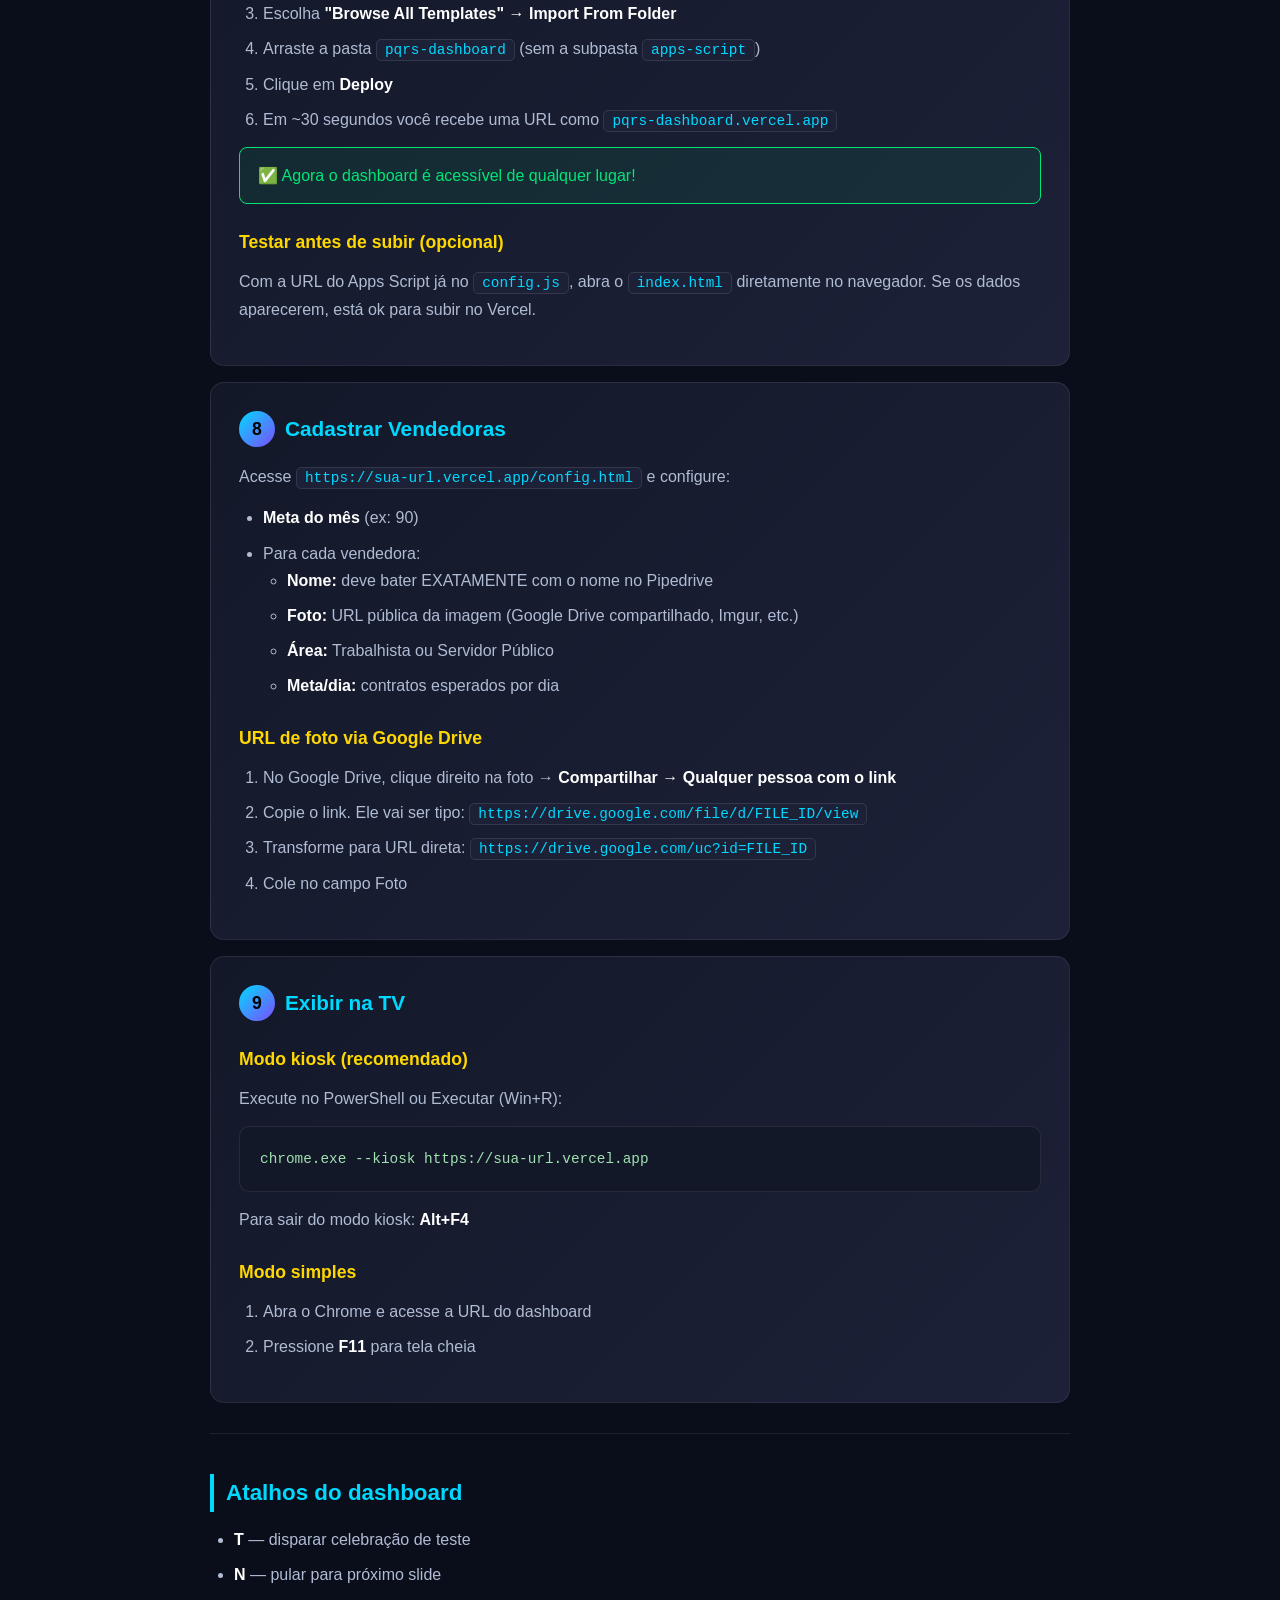
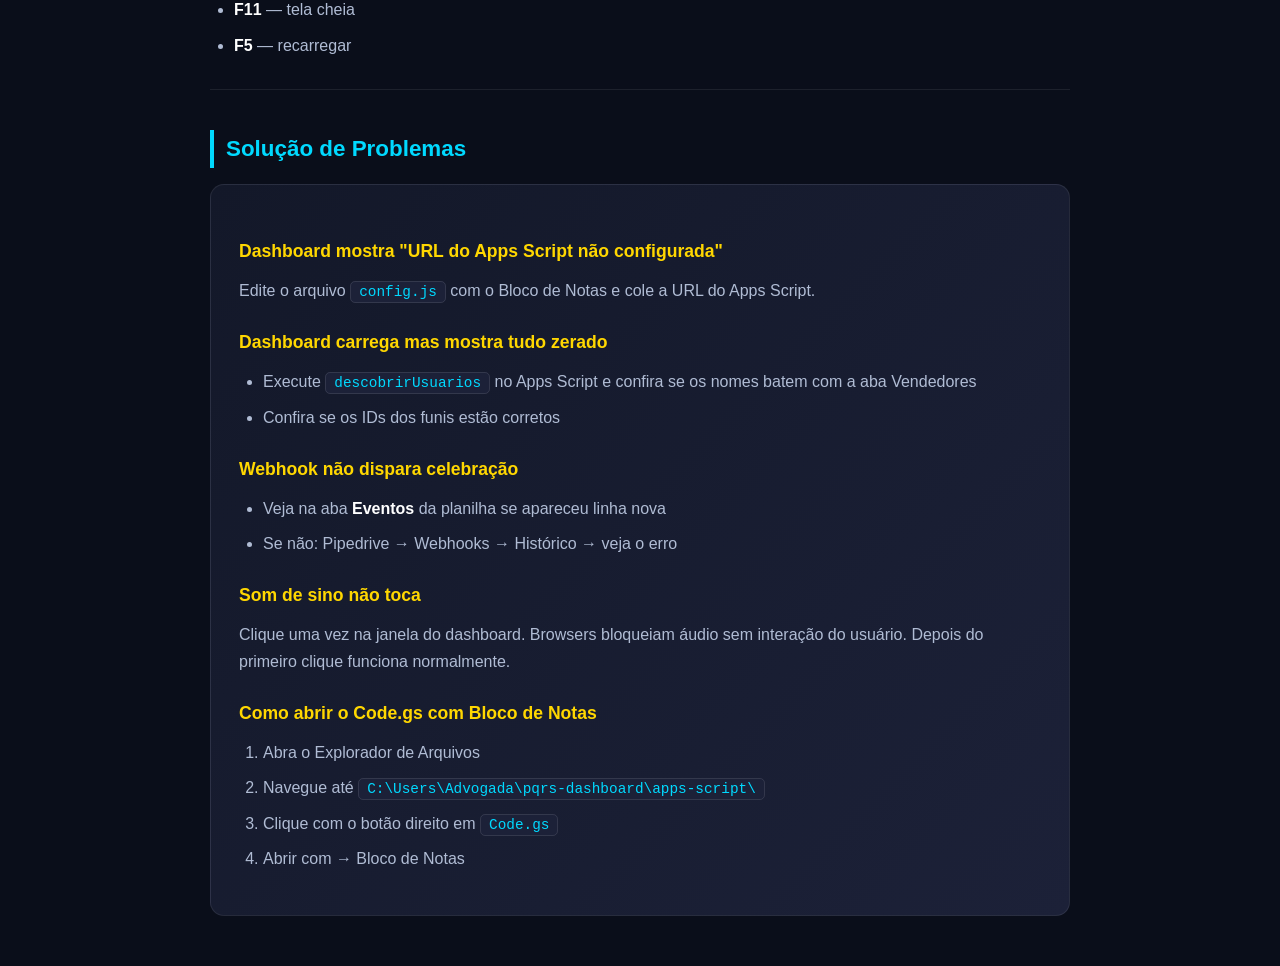
<file: SETUP.html>
<!DOCTYPE html>
<html lang="pt-BR">
<head>
<meta charset="UTF-8">
<title>PQRS Dashboard — Guia de Instalação</title>
<style>
  * { margin:0; padding:0; box-sizing:border-box; }
  body {
    font-family: 'Segoe UI', sans-serif;
    background: #0a0e1a;
    color: #e0e6f0;
    line-height: 1.7;
    padding: 40px 20px;
  }
  .container { max-width: 860px; margin: 0 auto; }
  h1 { font-size: 2.2rem; background: linear-gradient(90deg, #00d9ff, #7c4dff);
    -webkit-background-clip:text; -webkit-text-fill-color:transparent;
    background-clip:text; margin-bottom: 10px; }
  h2 { font-size: 1.4rem; color: #00d9ff; margin: 40px 0 14px;
    border-left: 4px solid #00d9ff; padding-left: 12px; }
  h3 { font-size: 1.1rem; color: #ffd700; margin: 24px 0 10px; }
  p { color: #b0bcd4; margin-bottom: 14px; }
  ol, ul { padding-left: 24px; margin-bottom: 14px; color: #b0bcd4; }
  li { margin-bottom: 8px; }
  code {
    background: #1c2138; border: 1px solid rgba(255,255,255,0.1);
    border-radius: 5px; padding: 2px 8px; font-size: 0.9rem; color: #00d9ff;
    font-family: 'Consolas', monospace;
  }
  pre {
    background: #131829; border: 1px solid rgba(255,255,255,0.08);
    border-radius: 10px; padding: 20px; margin: 14px 0;
    overflow-x: auto; font-family: 'Consolas', monospace;
    font-size: 0.9rem; color: #a0e0b0; white-space: pre;
  }
  .step {
    background: linear-gradient(135deg, #131829, #1c2138);
    border: 1px solid rgba(255,255,255,0.08);
    border-radius: 14px; padding: 28px; margin: 16px 0;
  }
  .step-num {
    display: inline-block; background: linear-gradient(135deg, #00d9ff, #7c4dff);
    color: #000; font-weight: 900; border-radius: 50%;
    width: 36px; height: 36px; text-align: center; line-height: 36px;
    font-size: 1.1rem; margin-right: 10px; flex-shrink: 0;
  }
  .step-title { display: flex; align-items: center; margin-bottom: 16px; }
  .step-title h2 { margin: 0; border: none; padding: 0; font-size: 1.3rem; }
  .warn {
    background: rgba(255,179,0,0.1); border: 1px solid #ffb300;
    border-radius: 8px; padding: 14px 18px; margin: 14px 0; color: #ffb300;
  }
  .ok {
    background: rgba(0,230,118,0.08); border: 1px solid #00e676;
    border-radius: 8px; padding: 14px 18px; margin: 14px 0; color: #00e676;
  }
  .order-box {
    background: #131829; border: 2px solid #7c4dff;
    border-radius: 12px; padding: 24px; margin: 20px 0;
    font-family: 'Consolas', monospace; font-size: 0.95rem; color: #d0d8f0;
    line-height: 2;
  }
  a { color: #00d9ff; }
  strong { color: #fff; }
  .badge {
    display: inline-block; background: #7c4dff; color: #fff;
    border-radius: 4px; padding: 2px 8px; font-size: 0.8rem; font-weight: 700;
    margin-left: 6px; vertical-align: middle;
  }
  .badge.green { background: #00c853; }
  .badge.red { background: #ff5252; }
  hr { border: none; border-top: 1px solid rgba(255,255,255,0.08); margin: 30px 0; }
</style>
</head>
<body>
<div class="container">

<h1>PQRS Dashboard</h1>
<p style="color:#7c4dff; font-weight:700; font-size:1.1rem;">Guia de Instalação — versão com API do Pipedrive (zero delay)</p>

<div class="warn">
  ⚠ <strong>Não abra os arquivos HTML do dashboard antes de terminar todos os passos abaixo.</strong> Você verá erros. É normal — o sistema precisa do backend configurado primeiro.
</div>

<h2>Ordem de instalação</h2>
<div class="order-box">
[1] Pegar o TOKEN da API no Pipedrive<br>
    ↓<br>
[2] Descobrir os IDs dos funis no Apps Script<br>
    ↓<br>
[3] Editar o Code.gs com token + IDs<br>
    ↓<br>
[4] Publicar o Apps Script como Web App<br>
    ↓<br>
[5] Configurar webhook no Pipedrive<br>
    ↓<br>
[6] Hospedar dashboard no Vercel (internet) <span class="badge green">recomendado</span><br>
    ↓<br>
[7] Cadastrar vendedoras no painel<br>
    ↓<br>
[8] Abrir na TV em modo kiosk
</div>

<hr>

<!-- PASSO 1 -->
<div class="step">
  <div class="step-title"><span class="step-num">1</span><h2>Token da API do Pipedrive</h2></div>
  <ol>
    <li>No Pipedrive, clique no seu <strong>nome</strong> (canto superior direito) → <strong>Configurações</strong></li>
    <li><strong>Preferências pessoais</strong> → aba <strong>API</strong></li>
    <li>Copie o <strong>Token pessoal da API</strong></li>
  </ol>
  <div class="warn">⚠ Esse token dá acesso total à sua conta. Não compartilhe. Vai ficar dentro do Apps Script (privado).</div>
</div>

<!-- PASSO 2 -->
<div class="step">
  <div class="step-title"><span class="step-num">2</span><h2>Colar o Code.gs na planilha</h2></div>
  <ol>
    <li>Abra sua planilha do Google</li>
    <li>Menu: <strong>Extensões → Apps Script</strong></li>
    <li>Apague qualquer código existente</li>
    <li>Abra o arquivo <code>apps-script/Code.gs</code> (está na pasta <code>pqrs-dashboard</code>) com o Bloco de Notas</li>
    <li>Copie tudo e cole no editor do Apps Script</li>
    <li>Encontre a linha abaixo e substitua pelo seu token:</li>
  </ol>
  <pre>const PIPEDRIVE_TOKEN = 'COLE_AQUI_SEU_TOKEN_DO_PIPEDRIVE';</pre>
  <p>Confirme também que o domínio está correto (parte antes de .pipedrive.com da URL):</p>
  <pre>const PIPEDRIVE_DOMAIN = 'patezqueirozronconiestrauch';</pre>
  <p>Salve com <strong>Ctrl+S</strong>.</p>
</div>

<!-- PASSO 3 -->
<div class="step">
  <div class="step-title"><span class="step-num">3</span><h2>Descobrir IDs dos Funis</h2></div>
  <ol>
    <li>No editor do Apps Script, no menu suspenso de funções, selecione <strong><code>descobrirFunis</code></strong></li>
    <li>Clique em <strong>Executar</strong></li>
    <li>Na primeira vez vai pedir autorização — clique em <strong>Autorizar acesso</strong> e aceite</li>
    <li>Abra os logs: menu <strong>Visualizar → Registros</strong> (ou Ctrl+Enter)</li>
    <li>Você vai ver algo como:
      <pre>1: 1. Trabalhista
2: 2. Servidor Público</pre>
    </li>
    <li>Anote os números (IDs) de "1. Trabalhista" e "2. Servidor Público"</li>
    <li>Volte no código e edite:
      <pre>const PIPELINE_TRABALHISTA_ID = 1;  // ← coloque o número real
const PIPELINE_SERVIDOR_ID = 2;     // ← coloque o número real</pre>
    </li>
  </ol>
  <h3>Descobrir nomes exatos das vendedoras</h3>
  <ol>
    <li>Execute a função <strong><code>descobrirUsuarios</code></strong></li>
    <li>Veja nos logs os nomes das usuárias do Pipedrive</li>
    <li>Esses nomes devem bater <strong>exatamente</strong> com os da aba "Vendedores" da planilha</li>
  </ol>
  <h3>Testar tudo</h3>
  <ol>
    <li>Execute <strong><code>testarDashboard</code></strong></li>
    <li>Deve aparecer nos logs:
      <pre>Total deals analisados: 614
Contratos mês: 20
Leads mês: 614
Conversão: 3.26%</pre>
    </li>
  </ol>
  <div class="ok">✅ Se aparecer números, a integração com o Pipedrive está funcionando!</div>
</div>

<!-- PASSO 4 -->
<div class="step">
  <div class="step-title"><span class="step-num">4</span><h2>Publicar como Web App</h2></div>
  <ol>
    <li>No editor do Apps Script: <strong>Implantar → Nova implantação</strong></li>
    <li>Clique no ícone de engrenagem ⚙ ao lado de "Selecione tipo" → escolha <strong>App da Web</strong></li>
    <li>Configure:
      <ul>
        <li><strong>Descrição:</strong> PQRS Dashboard v2</li>
        <li><strong>Executar como:</strong> Eu mesmo</li>
        <li><strong>Quem pode acessar:</strong> Qualquer pessoa ← <span class="badge red">obrigatório</span></li>
      </ul>
    </li>
    <li>Clique em <strong>Implantar</strong></li>
    <li><strong>Copie a URL gerada</strong> (formato: <code>https://script.google.com/macros/s/AKfycby.../exec</code>)</li>
  </ol>
  <h3>Testar a URL</h3>
  <p>Abra no navegador: <code>[SUA URL]/exec?action=ping</code></p>
  <p>Deve aparecer: <code>{"ok":true,"time":"...","domain":"patezqueirozronconiestrauch"}</code></p>
  <div class="warn">⚠ Toda vez que alterar o código do Apps Script, vá em "Gerenciar implantações" → Editar → "Nova versão" → Implantar. Senão a URL continua com a versão antiga.</div>
</div>

<!-- PASSO 5 -->
<div class="step">
  <div class="step-title"><span class="step-num">5</span><h2>Colar a URL no dashboard</h2></div>
  <p>Abra o arquivo <code>config.js</code> com o <strong>Bloco de Notas</strong> e substitua a linha:</p>
  <pre>APPS_SCRIPT_URL: 'COLE_AQUI_A_URL_DO_SEU_APPS_SCRIPT',</pre>
  <p>pela URL copiada no passo anterior:</p>
  <pre>APPS_SCRIPT_URL: 'https://script.google.com/macros/s/SEU_ID/exec',</pre>
  <p>Salve o arquivo.</p>
</div>

<!-- PASSO 6 -->
<div class="step">
  <div class="step-title"><span class="step-num">6</span><h2>Configurar Webhook no Pipedrive</h2></div>
  <ol>
    <li>No Pipedrive: <strong>Configurações → Ferramentas e aplicativos → Webhooks</strong></li>
    <li>Clique em <strong>+ Webhook</strong></li>
    <li>Configure:
      <ul>
        <li><strong>URL do endpoint:</strong> cole a URL do Apps Script (mesma do passo 4)</li>
        <li><strong>Versão HTTP:</strong> v2</li>
        <li><strong>Tipo de evento:</strong> change.deal</li>
        <li><strong>Autenticação:</strong> nenhuma</li>
      </ul>
    </li>
    <li>Salve</li>
  </ol>
  <h3>Testar o webhook</h3>
  <ol>
    <li>Pegue um negócio do funil "1. Trabalhista" em aberto</li>
    <li>Marque como <strong>Ganho</strong></li>
    <li>Em ~5 segundos, deve aparecer uma linha nova na aba <strong>Eventos</strong> da planilha</li>
  </ol>
  <div class="ok">✅ Se a linha apareceu, o webhook está funcionando!</div>
</div>

<!-- PASSO 7 -->
<div class="step">
  <div class="step-title"><span class="step-num">7</span><h2>Hospedar no Vercel (internet) <span class="badge green">Recomendado</span></h2></div>
  <p>O Vercel é gratuito e deixa o dashboard acessível de qualquer lugar (celular, TV, qualquer PC).</p>
  <ol>
    <li>Crie conta em <a href="https://vercel.com" target="_blank">vercel.com</a> com sua conta Google</li>
    <li>Clique em <strong>Add New → Project</strong></li>
    <li>Escolha <strong>"Browse All Templates" → Import From Folder</strong></li>
    <li>Arraste a pasta <code>pqrs-dashboard</code> (sem a subpasta <code>apps-script</code>)</li>
    <li>Clique em <strong>Deploy</strong></li>
    <li>Em ~30 segundos você recebe uma URL como <code>pqrs-dashboard.vercel.app</code></li>
  </ol>
  <div class="ok">✅ Agora o dashboard é acessível de qualquer lugar!</div>
  <h3>Testar antes de subir (opcional)</h3>
  <p>Com a URL do Apps Script já no <code>config.js</code>, abra o <code>index.html</code> diretamente no navegador. Se os dados aparecerem, está ok para subir no Vercel.</p>
</div>

<!-- PASSO 8 -->
<div class="step">
  <div class="step-title"><span class="step-num">8</span><h2>Cadastrar Vendedoras</h2></div>
  <p>Acesse <code>https://sua-url.vercel.app/config.html</code> e configure:</p>
  <ul>
    <li><strong>Meta do mês</strong> (ex: 90)</li>
    <li>Para cada vendedora:
      <ul>
        <li><strong>Nome:</strong> deve bater EXATAMENTE com o nome no Pipedrive</li>
        <li><strong>Foto:</strong> URL pública da imagem (Google Drive compartilhado, Imgur, etc.)</li>
        <li><strong>Área:</strong> Trabalhista ou Servidor Público</li>
        <li><strong>Meta/dia:</strong> contratos esperados por dia</li>
      </ul>
    </li>
  </ul>
  <h3>URL de foto via Google Drive</h3>
  <ol>
    <li>No Google Drive, clique direito na foto → <strong>Compartilhar → Qualquer pessoa com o link</strong></li>
    <li>Copie o link. Ele vai ser tipo: <code>https://drive.google.com/file/d/FILE_ID/view</code></li>
    <li>Transforme para URL direta: <code>https://drive.google.com/uc?id=FILE_ID</code></li>
    <li>Cole no campo Foto</li>
  </ol>
</div>

<!-- PASSO 9 -->
<div class="step">
  <div class="step-title"><span class="step-num">9</span><h2>Exibir na TV</h2></div>
  <h3>Modo kiosk (recomendado)</h3>
  <p>Execute no PowerShell ou Executar (Win+R):</p>
  <pre>chrome.exe --kiosk https://sua-url.vercel.app</pre>
  <p>Para sair do modo kiosk: <strong>Alt+F4</strong></p>
  <h3>Modo simples</h3>
  <ol>
    <li>Abra o Chrome e acesse a URL do dashboard</li>
    <li>Pressione <strong>F11</strong> para tela cheia</li>
  </ol>
</div>

<hr>
<h2>Atalhos do dashboard</h2>
<ul>
  <li><strong>T</strong> — disparar celebração de teste</li>
  <li><strong>N</strong> — pular para próximo slide</li>
  <li><strong>F11</strong> — tela cheia</li>
  <li><strong>F5</strong> — recarregar</li>
</ul>

<hr>
<h2>Solução de Problemas</h2>
<div class="step">
  <h3>Dashboard mostra "URL do Apps Script não configurada"</h3>
  <p>Edite o arquivo <code>config.js</code> com o Bloco de Notas e cole a URL do Apps Script.</p>

  <h3>Dashboard carrega mas mostra tudo zerado</h3>
  <ul>
    <li>Execute <code>descobrirUsuarios</code> no Apps Script e confira se os nomes batem com a aba Vendedores</li>
    <li>Confira se os IDs dos funis estão corretos</li>
  </ul>

  <h3>Webhook não dispara celebração</h3>
  <ul>
    <li>Veja na aba <strong>Eventos</strong> da planilha se apareceu linha nova</li>
    <li>Se não: Pipedrive → Webhooks → Histórico → veja o erro</li>
  </ul>

  <h3>Som de sino não toca</h3>
  <p>Clique uma vez na janela do dashboard. Browsers bloqueiam áudio sem interação do usuário. Depois do primeiro clique funciona normalmente.</p>

  <h3>Como abrir o Code.gs com Bloco de Notas</h3>
  <ol>
    <li>Abra o Explorador de Arquivos</li>
    <li>Navegue até <code>C:\Users\Advogada\pqrs-dashboard\apps-script\</code></li>
    <li>Clique com o botão direito em <code>Code.gs</code></li>
    <li>Abrir com → Bloco de Notas</li>
  </ol>
</div>

</div>
</body>
</html>
</file>
<file: style.css>
/* ============ RESET / BASE ============ */
* { margin: 0; padding: 0; box-sizing: border-box; }

:root {
  --bg-1: #0a0e1a;
  --bg-2: #131829;
  --bg-3: #1c2138;
  --accent: #00d9ff;
  --accent-2: #7c4dff;
  --gold: #ffd700;
  --green: #00e676;
  --red: #ff5252;
  --yellow: #ffb300;
  --text: #ffffff;
  --text-dim: #9ba3b8;
  --border: rgba(255, 255, 255, 0.08);

  /* Cores por área */
  --trabalhista: #00d9ff;        /* ciano */
  --trabalhista-2: #0099cc;
  --trabalhista-glow: rgba(0, 217, 255, 0.3);

  --servidor: #ff6b35;           /* laranja vibrante */
  --servidor-2: #d84315;
  --servidor-glow: rgba(255, 107, 53, 0.3);
}

body {
  font-family: 'Inter', 'Segoe UI', Roboto, sans-serif;
  background: radial-gradient(ellipse at top, var(--bg-2) 0%, var(--bg-1) 80%);
  color: var(--text);
  overflow: hidden;
  height: 100vh;
  width: 100vw;
  user-select: none;
}

h1, h2, h3 { font-weight: 800; letter-spacing: 0.02em; }

/* ============ LOADING ============ */
.overlay {
  position: fixed; inset: 0;
  background: var(--bg-1);
  display: flex; flex-direction: column;
  align-items: center; justify-content: center;
  z-index: 9999;
  transition: opacity 0.5s;
}
.overlay.hidden { opacity: 0; pointer-events: none; }
.loader {
  width: 60px; height: 60px;
  border: 4px solid var(--border);
  border-top-color: var(--accent);
  border-radius: 50%;
  animation: spin 1s linear infinite;
  margin-bottom: 20px;
}
@keyframes spin { to { transform: rotate(360deg); } }

/* ============ SLIDES CONTAINER ============ */
#slides-container {
  position: relative;
  width: 100vw; height: 100vh;
}

.slide {
  position: absolute; inset: 0;
  padding: 30px 50px 60px;
  display: flex; flex-direction: column;
  opacity: 0;
  pointer-events: none;
  transform: translateY(20px);
  transition: opacity 0.6s ease, transform 0.6s ease;
  gap: 18px;
}
.slide.active {
  opacity: 1;
  pointer-events: auto;
  transform: translateY(0);
}

.slide-header {
  display: flex; justify-content: space-between; align-items: center;
  padding-bottom: 14px;
  border-bottom: 2px solid var(--border);
}
.slide-header h1 {
  font-size: 2rem;
  background: linear-gradient(90deg, var(--accent), var(--accent-2));
  -webkit-background-clip: text;
  -webkit-text-fill-color: transparent;
  background-clip: text;
}
.brand {
  font-size: 1.3rem; font-weight: 900;
  letter-spacing: 0.3em;
  color: var(--text-dim);
}

/* ============ SLIDE 1: KPI COMPACTO (linha de topo) ============ */
.kpi-row-compact {
  display: grid;
  grid-template-columns: repeat(5, 1fr);
  gap: 12px;
  flex-shrink: 0;
}
.kpi-mini-card {
  background: linear-gradient(135deg, var(--bg-2), var(--bg-3));
  border: 1px solid var(--border);
  border-radius: 12px;
  padding: 14px 12px 12px;
  display: flex; flex-direction: column;
  align-items: center; justify-content: center;
  position: relative; overflow: hidden;
  text-align: center;
}
.kpi-mini-card::before {
  content: '';
  position: absolute; top: 0; left: 0; right: 0;
  height: 2px;
  background: linear-gradient(90deg, var(--accent), var(--accent-2));
}
.kmc-label {
  font-size: 0.65rem; font-weight: 700;
  letter-spacing: 0.12em;
  color: var(--text-dim);
  margin-bottom: 4px;
}
.kmc-val {
  font-size: 2.4rem; font-weight: 900; line-height: 1;
  background: linear-gradient(180deg, #fff, #d0d8f0);
  -webkit-background-clip: text;
  -webkit-text-fill-color: transparent;
  background-clip: text;
}
.kmc-val-sm { font-size: 1.7rem; }
.kmc-sub {
  margin-top: 3px;
  font-size: 0.65rem;
  color: var(--text-dim);
  text-transform: uppercase;
  letter-spacing: 0.08em;
}
.kmc-sub strong { color: var(--text); }

/* ============ SLIDE 1: ÁREAS COM META ============ */
.areas-meta {
  display: grid;
  grid-template-columns: 1fr 1fr;
  gap: 16px;
  flex: 1;
  min-height: 0;
}
.area-meta-card {
  border-radius: 16px;
  border: 2px solid var(--border);
  background: linear-gradient(135deg, var(--bg-2), var(--bg-3));
  padding: 22px 28px;
  display: flex; flex-direction: column;
  gap: 16px;
  position: relative; overflow: hidden;
}
.area-meta-card::before {
  content: '';
  position: absolute; top: 0; left: 0; right: 0;
  height: 4px;
}
.area-meta-card.area-trabalhista {
  border-color: var(--trabalhista);
  box-shadow: 0 0 50px var(--trabalhista-glow);
}
.area-meta-card.area-trabalhista::before {
  background: linear-gradient(90deg, var(--trabalhista), var(--trabalhista-2));
}
.area-meta-card.area-servidor {
  border-color: var(--servidor);
  box-shadow: 0 0 50px var(--servidor-glow);
}
.area-meta-card.area-servidor::before {
  background: linear-gradient(90deg, var(--servidor), var(--servidor-2));
}

.area-meta-header {
  display: flex; justify-content: space-between; align-items: center;
}
.area-meta-title {
  display: flex; align-items: center; gap: 12px;
}
.area-meta-icon { font-size: 2.2rem; }
.area-meta-name {
  font-size: 1rem; font-weight: 800;
  letter-spacing: 0.18em;
}
.area-trabalhista .area-meta-name { color: var(--trabalhista); }
.area-servidor .area-meta-name { color: var(--servidor); }

.area-meta-goal {
  font-size: 0.85rem; font-weight: 600;
  color: var(--text-dim);
  background: rgba(255,255,255,0.04);
  border: 1px solid var(--border);
  border-radius: 100px;
  padding: 5px 14px;
}
.area-meta-goal span {
  font-size: 1rem; font-weight: 900;
  color: var(--text);
}

.area-meta-body {
  display: grid;
  grid-template-columns: auto 1fr;
  gap: 24px;
  align-items: center;
}
.area-meta-big {
  display: flex; flex-direction: column;
  align-items: flex-start;
  padding-right: 24px;
  border-right: 1px solid var(--border);
}
.area-meta-bignum {
  font-size: 5.4rem; font-weight: 900; line-height: 1;
}
.area-trabalhista .area-meta-bignum {
  background: linear-gradient(160deg, #ffffff 30%, var(--trabalhista));
  -webkit-background-clip: text;
  -webkit-text-fill-color: transparent;
  background-clip: text;
}
.area-servidor .area-meta-bignum {
  background: linear-gradient(160deg, #ffffff 30%, var(--servidor));
  -webkit-background-clip: text;
  -webkit-text-fill-color: transparent;
  background-clip: text;
}
.area-meta-biglbl {
  font-size: 0.78rem; font-weight: 700;
  color: var(--text-dim);
  letter-spacing: 0.15em;
  text-transform: uppercase;
  margin-top: 4px;
}

/* Pequenos contadores semana/hoje EMBAIXO do número grande */
.area-meta-sidebyside {
  display: flex; gap: 22px;
  margin-top: 10px;
  padding-top: 10px;
  border-top: 1px solid var(--border);
  width: 100%;
}
.area-meta-sitem { display: flex; flex-direction: column; }
.area-meta-snum {
  font-size: 1.7rem; font-weight: 800; line-height: 1;
}
.area-trabalhista .area-meta-snum { color: var(--trabalhista); }
.area-servidor .area-meta-snum { color: var(--servidor); }
.area-meta-slbl {
  font-size: 0.65rem; color: var(--text-dim);
  text-transform: uppercase; letter-spacing: 0.1em;
  margin-top: 2px;
}

/* MINI-RANKING dentro do card da área */
.area-mini-rank {
  display: flex; flex-direction: column;
  gap: 8px;
}
.ami-title {
  font-size: 0.72rem; font-weight: 800;
  letter-spacing: 0.15em;
  color: var(--text-dim);
  margin-bottom: 4px;
}
.ami-list {
  display: flex; flex-direction: column;
  gap: 8px;
}
.ami-row {
  display: grid;
  grid-template-columns: 22px 38px 1fr auto;
  gap: 10px;
  align-items: center;
  padding: 8px 10px;
  background: rgba(255,255,255,0.03);
  border: 1px solid var(--border);
  border-radius: 10px;
}
.ami-medal { font-size: 1.1rem; text-align: center; }
.ami-foto {
  width: 38px; height: 38px;
  border-radius: 50%;
  object-fit: cover;
  background: var(--bg-3);
}
.area-trabalhista .ami-foto { border: 2px solid var(--trabalhista); }
.area-servidor .ami-foto { border: 2px solid var(--servidor); }
.ami-nomewrap {
  display: flex; flex-direction: column;
  min-width: 0;
}
.ami-nome {
  font-size: 0.9rem; font-weight: 700;
  white-space: nowrap;
  overflow: hidden;
  text-overflow: ellipsis;
  line-height: 1.15;
}
.ami-conv {
  font-size: 0.7rem;
  color: var(--text-dim);
  margin-top: 2px;
}
.ami-conv strong {
  font-weight: 800;
  font-size: 0.78rem;
}
.area-trabalhista .ami-conv strong { color: var(--trabalhista); }
.area-servidor .ami-conv strong { color: var(--servidor); }
.ami-num {
  font-size: 1.5rem; font-weight: 900;
  line-height: 1;
}
.area-trabalhista .ami-num { color: var(--trabalhista); }
.area-servidor .ami-num { color: var(--servidor); }
.ami-empty {
  color: var(--text-dim);
  font-size: 0.8rem;
  font-style: italic;
  padding: 8px;
  text-align: center;
}

/* Stats row (Leads / Conversão / Ritmo) */
.area-meta-stats {
  display: grid;
  grid-template-columns: repeat(3, 1fr);
  gap: 10px;
  padding: 12px;
  background: rgba(255,255,255,0.025);
  border: 1px solid var(--border);
  border-radius: 10px;
}
.ams-item {
  display: flex; flex-direction: column;
  align-items: center;
  text-align: center;
}
.ams-lbl {
  font-size: 0.62rem; font-weight: 700;
  letter-spacing: 0.1em;
  color: var(--text-dim);
  margin-bottom: 4px;
}
.ams-val {
  font-size: 1.4rem; font-weight: 900;
  line-height: 1;
  color: var(--text);
}
.ams-val small {
  font-size: 0.6rem;
  color: var(--text-dim);
  font-weight: 600;
  margin-left: 2px;
}

/* Barra de progresso dentro de cada área */
.area-meta-progress { margin-top: auto; }
.amp-header {
  display: flex; justify-content: space-between; align-items: baseline;
  margin-bottom: 8px;
  font-size: 0.75rem; font-weight: 700;
  letter-spacing: 0.1em;
  color: var(--text-dim);
}
.amp-pct { font-size: 1.5rem; font-weight: 900; }
.area-trabalhista .amp-pct { color: var(--trabalhista); }
.area-servidor .amp-pct { color: var(--servidor); }

.amp-bar {
  height: 20px;
  background: rgba(255,255,255,0.05);
  border-radius: 100px;
  overflow: hidden;
}
.amp-fill {
  height: 100%; width: 0%;
  border-radius: 100px;
  transition: width 1.2s ease;
  position: relative;
}
.amp-fill::after {
  content: '';
  position: absolute; inset: 0;
  background: linear-gradient(90deg, transparent, rgba(255,255,255,0.25), transparent);
  animation: shine 2.5s linear infinite;
}
.trab-amp-fill {
  background: linear-gradient(90deg, var(--trabalhista), var(--trabalhista-2));
  box-shadow: 0 0 20px var(--trabalhista-glow);
}
.serv-amp-fill {
  background: linear-gradient(90deg, var(--servidor), var(--servidor-2));
  box-shadow: 0 0 20px var(--servidor-glow);
}

.amp-footer {
  display: flex; justify-content: space-between;
  margin-top: 8px;
  font-size: 0.82rem;
  color: var(--text-dim);
}
.amp-footer strong {
  color: var(--text); font-size: 0.95rem;
}

/* ============ SLIDE 1: KPIs (legado — mantido p/ compatibilidade) ============ */
.kpi-row {
  display: grid;
  grid-template-columns: repeat(4, 1fr);
  gap: 16px;
}
.kpi-card {
  background: linear-gradient(135deg, var(--bg-2), var(--bg-3));
  border: 1px solid var(--border);
  border-radius: 14px;
  padding: 18px;
  display: flex; flex-direction: column;
  align-items: center; justify-content: center;
  position: relative;
  overflow: hidden;
  min-height: 130px;
}
.kpi-card::before {
  content: '';
  position: absolute; top: 0; left: 0; right: 0;
  height: 3px;
  background: linear-gradient(90deg, var(--accent), var(--accent-2));
}
.kpi-card.highlight::before {
  background: linear-gradient(90deg, var(--gold), #ff9800);
}
.kpi-label {
  font-size: 0.85rem; font-weight: 700;
  letter-spacing: 0.15em;
  color: var(--text-dim);
  margin-bottom: 6px;
}
.kpi-value {
  font-size: 3.4rem; font-weight: 900;
  line-height: 1;
  background: linear-gradient(180deg, #fff, #d0d8f0);
  -webkit-background-clip: text;
  -webkit-text-fill-color: transparent;
  background-clip: text;
}
.kpi-card.highlight .kpi-value {
  background: linear-gradient(180deg, var(--gold), #ff9800);
  -webkit-background-clip: text;
  -webkit-text-fill-color: transparent;
  background-clip: text;
}
.kpi-sub {
  margin-top: 6px;
  font-size: 0.8rem;
  color: var(--text-dim);
  text-transform: uppercase;
  letter-spacing: 0.1em;
}

/* ============ META PROGRESS ============ */
.meta-progress-block {
  background: linear-gradient(135deg, var(--bg-2), var(--bg-3));
  border: 1px solid var(--border);
  border-radius: 14px;
  padding: 18px 24px;
}
.meta-progress-header {
  display: flex; justify-content: space-between; align-items: baseline;
  margin-bottom: 10px;
  font-size: 1rem; font-weight: 700;
  letter-spacing: 0.1em;
}
.meta-progress-header span:last-child {
  font-size: 1.8rem; font-weight: 900;
  color: var(--accent);
}
.progress-bar-big {
  height: 24px;
  background: rgba(255,255,255,0.05);
  border-radius: 100px;
  overflow: hidden;
  position: relative;
}
.progress-fill {
  height: 100%;
  width: 0%;
  background: linear-gradient(90deg, var(--accent), var(--accent-2));
  border-radius: 100px;
  transition: width 1s ease;
  box-shadow: 0 0 30px rgba(0, 217, 255, 0.5);
  position: relative;
}
.progress-fill::after {
  content: '';
  position: absolute; inset: 0;
  background: linear-gradient(90deg, transparent, rgba(255,255,255,0.3), transparent);
  animation: shine 2.5s linear infinite;
}
@keyframes shine { from { transform: translateX(-100%); } to { transform: translateX(100%); } }
.meta-progress-footer {
  display: flex; justify-content: space-between;
  margin-top: 10px;
  color: var(--text-dim);
  font-size: 0.95rem;
}
.meta-progress-footer strong {
  color: var(--text);
  font-size: 1.2rem;
  margin: 0 4px;
}

/* ============ DIVISÃO POR ÁREA ============ */
.area-split {
  display: grid;
  grid-template-columns: 1fr 1fr;
  gap: 16px;
  flex: 1;
}
.area-card {
  border-radius: 14px;
  padding: 22px 28px;
  display: flex;
  gap: 22px;
  align-items: center;
  position: relative;
  overflow: hidden;
  border: 2px solid var(--border);
  background: linear-gradient(135deg, var(--bg-2), var(--bg-3));
}
.area-card::before {
  content: '';
  position: absolute; top: 0; left: 0; bottom: 0;
  width: 6px;
}
.area-trabalhista { border-color: var(--trabalhista); box-shadow: 0 0 40px var(--trabalhista-glow); }
.area-trabalhista::before { background: linear-gradient(180deg, var(--trabalhista), var(--trabalhista-2)); }

.area-servidor { border-color: var(--servidor); box-shadow: 0 0 40px var(--servidor-glow); }
.area-servidor::before { background: linear-gradient(180deg, var(--servidor), var(--servidor-2)); }

.area-icon {
  font-size: 3.2rem;
  filter: drop-shadow(0 0 10px currentColor);
}
.area-trabalhista .area-icon { color: var(--trabalhista); }
.area-servidor .area-icon { color: var(--servidor); }

.area-info {
  flex: 1;
  display: flex; flex-direction: column;
  gap: 10px;
}
.area-name {
  font-size: 0.95rem; font-weight: 800;
  letter-spacing: 0.2em;
}
.area-trabalhista .area-name { color: var(--trabalhista); }
.area-servidor .area-name { color: var(--servidor); }

.area-stats {
  display: grid;
  grid-template-columns: repeat(3, 1fr);
  gap: 12px;
}
.area-stats > div {
  display: flex; flex-direction: column;
  align-items: flex-start;
}
.area-val {
  font-size: 2.2rem; font-weight: 900;
  line-height: 1;
}
.area-trabalhista .area-val {
  background: linear-gradient(180deg, #fff, var(--trabalhista));
  -webkit-background-clip: text;
  -webkit-text-fill-color: transparent;
  background-clip: text;
}
.area-servidor .area-val {
  background: linear-gradient(180deg, #fff, var(--servidor));
  -webkit-background-clip: text;
  -webkit-text-fill-color: transparent;
  background-clip: text;
}
.area-period {
  color: var(--text-dim);
  font-size: 0.75rem;
  text-transform: uppercase;
  letter-spacing: 0.1em;
  margin-top: 2px;
}
.area-conv {
  display: flex;
  align-items: center;
  gap: 10px;
  padding-top: 8px;
  border-top: 1px solid rgba(255,255,255,0.08);
}
.area-conv-label {
  color: var(--text-dim);
  font-size: 0.85rem;
  text-transform: uppercase;
  letter-spacing: 0.1em;
}
.area-conv-val {
  font-size: 1.4rem;
  font-weight: 900;
  margin-left: auto;
}
.area-trabalhista .area-conv-val { color: var(--trabalhista); }
.area-servidor .area-conv-val { color: var(--servidor); }

/* ============ MINI CARDS (bottom) ============ */
.bottom-row {
  display: grid;
  grid-template-columns: 1fr 1fr;
  gap: 16px;
}
.mini-card {
  background: linear-gradient(135deg, var(--bg-2), var(--bg-3));
  border: 1px solid var(--border);
  border-radius: 14px;
  padding: 16px 24px;
}
.mini-card h3 {
  font-size: 0.9rem;
  letter-spacing: 0.15em;
  color: var(--text-dim);
  margin-bottom: 14px;
}
.mini-grid {
  display: grid;
  grid-template-columns: repeat(3, 1fr);
  gap: 12px;
}
.mini-grid div {
  display: flex; flex-direction: column;
  align-items: flex-start;
}
.mini-grid span { color: var(--text-dim); font-size: 0.8rem; }
.mini-grid strong {
  font-size: 1.6rem;
  font-weight: 800;
  background: linear-gradient(180deg, #fff, #d0d8f0);
  -webkit-background-clip: text;
  -webkit-text-fill-color: transparent;
  background-clip: text;
}

/* ============ SLIDE 2: RANKING ============ */
.ranking-list {
  display: flex; flex-direction: column;
  gap: 14px;
  flex: 1;
}
.ranking-item {
  display: grid;
  grid-template-columns: 76px 88px 1fr auto;
  gap: 22px;
  align-items: center;
  flex: 1;
  min-height: 0;
  background:
    linear-gradient(180deg, rgba(255,255,255,0.04) 0%, transparent 50%),
    linear-gradient(135deg, #1a1f33 0%, #131829 60%, #0e1322 100%);
  border: 1px solid rgba(255,255,255,0.10);
  border-top-color: rgba(255,255,255,0.18);
  border-bottom-color: rgba(0,0,0,0.55);
  border-radius: 14px;
  padding: 18px 26px;
  position: relative;
  overflow: hidden;
  animation: slideIn 0.5s ease forwards;
  opacity: 0;
  box-shadow:
    inset 0 1px 0 rgba(255,255,255,0.10),
    inset 0 -2px 0 rgba(0,0,0,0.35),
    0 3px 0 rgba(0,0,0,0.35),
    0 12px 28px rgba(0,0,0,0.5);
}
.ranking-item::after {
  content: '';
  position: absolute;
  top: 0; left: 0; right: 0; height: 50%;
  background: linear-gradient(180deg, rgba(255,255,255,0.05), transparent);
  pointer-events: none;
  border-radius: 14px 14px 0 0;
}
.ranking-item::before {
  content: '';
  position: absolute; left: 0; top: 0; bottom: 0;
  width: 5px;
  box-shadow: 2px 0 8px rgba(0,0,0,0.5);
  z-index: 2;
}
.ranking-item.area-trab::before {
  background: linear-gradient(180deg, var(--trabalhista), var(--trabalhista-2));
  box-shadow: 0 0 12px var(--trabalhista-glow), 2px 0 8px rgba(0,0,0,0.5);
}
.ranking-item.area-serv::before {
  background: linear-gradient(180deg, var(--servidor), var(--servidor-2));
  box-shadow: 0 0 12px var(--servidor-glow), 2px 0 8px rgba(0,0,0,0.5);
}
.ranking-item > * { position: relative; z-index: 1; }

.ranking-item.area-trab {
  box-shadow:
    inset 0 1px 0 rgba(255,255,255,0.10),
    inset 0 -2px 0 rgba(0,0,0,0.35),
    0 3px 0 rgba(0,0,0,0.35),
    0 12px 28px rgba(0,0,0,0.5),
    0 0 28px rgba(0,217,255,0.12);
}
.ranking-item.area-serv {
  box-shadow:
    inset 0 1px 0 rgba(255,255,255,0.10),
    inset 0 -2px 0 rgba(0,0,0,0.35),
    0 3px 0 rgba(0,0,0,0.35),
    0 12px 28px rgba(0,0,0,0.5),
    0 0 28px rgba(255,107,53,0.12);
}

.ranking-item.rank-1 {
  background:
    linear-gradient(180deg, rgba(255,215,0,0.10) 0%, transparent 50%),
    linear-gradient(135deg, #2a2316 0%, #1d1810 60%, #14110a 100%);
  border: 2px solid var(--gold);
  border-top-color: #ffe45c;
  border-bottom-color: rgba(120,80,0,0.6);
  transform: translateY(-2px);
  box-shadow:
    inset 0 1px 0 rgba(255,215,0,0.35),
    inset 0 -2px 0 rgba(80,55,0,0.6),
    inset 0 0 30px rgba(255,215,0,0.08),
    0 5px 0 rgba(60,40,0,0.55),
    0 16px 36px rgba(0,0,0,0.6),
    0 0 40px rgba(255,215,0,0.40);
  animation: slideIn 0.5s ease forwards, championPulseH 2.4s ease-in-out infinite 0.5s;
}
@keyframes championPulseH {
  0%,100% { box-shadow:
    inset 0 1px 0 rgba(255,215,0,0.35),
    inset 0 -2px 0 rgba(80,55,0,0.6),
    inset 0 0 30px rgba(255,215,0,0.08),
    0 5px 0 rgba(60,40,0,0.55),
    0 16px 36px rgba(0,0,0,0.6),
    0 0 40px rgba(255,215,0,0.40);
  }
  50%     { box-shadow:
    inset 0 1px 0 rgba(255,215,0,0.5),
    inset 0 -2px 0 rgba(80,55,0,0.6),
    inset 0 0 38px rgba(255,215,0,0.18),
    0 5px 0 rgba(60,40,0,0.55),
    0 18px 40px rgba(0,0,0,0.65),
    0 0 70px rgba(255,215,0,0.7);
  }
}
.ranking-item.rank-1::before {
  background: linear-gradient(180deg, #ffe45c, var(--gold), #ff9800) !important;
  width: 6px;
  box-shadow: 0 0 16px var(--gold), 2px 0 10px rgba(0,0,0,0.5) !important;
}
.ranking-item.rank-2 { border-color: rgba(192,192,192,0.5); }
.ranking-item.rank-3 { border-color: rgba(205,127,50,0.5); }

@keyframes slideIn {
  from { opacity: 0; transform: translateX(-30px); }
  to { opacity: 1; transform: translateX(0); }
}

.rank-position {
  display: flex;
  flex-direction: column;
  align-items: center;
  justify-content: center;
  gap: 4px;
  min-width: 64px;
  text-align: center;
}
.rank-pos-num {
  font-size: 2.6rem; font-weight: 900;
  line-height: 1;
  background: linear-gradient(180deg, #fff, #6b7280);
  -webkit-background-clip: text;
  -webkit-text-fill-color: transparent;
  background-clip: text;
}
.ranking-item.rank-1 .rank-pos-num {
  background: linear-gradient(180deg, var(--gold), #ff9800);
  -webkit-background-clip: text;
  -webkit-text-fill-color: transparent;
  background-clip: text;
}

.rank-foto {
  width: 80px; height: 80px;
  border-radius: 50%;
  object-fit: cover;
  border: 3px solid var(--border);
  background: var(--bg-3);
  box-shadow:
    inset 0 0 0 2px rgba(255,255,255,0.12),
    0 0 0 2px rgba(0,0,0,0.4),
    0 6px 14px rgba(0,0,0,0.55);
}
.ranking-item.rank-1 .rank-foto {
  border-color: var(--gold);
  box-shadow:
    inset 0 0 0 2px rgba(255,235,150,0.4),
    0 0 0 2px rgba(80,50,0,0.5),
    0 8px 18px rgba(0,0,0,0.6),
    0 0 28px rgba(255,215,0,0.65);
}
.ranking-item.area-trab .rank-foto:not(.rank-1 .rank-foto) {
  border-color: var(--trabalhista);
  box-shadow:
    inset 0 0 0 2px rgba(255,255,255,0.12),
    0 0 0 2px rgba(0,0,0,0.4),
    0 6px 14px rgba(0,0,0,0.55),
    0 0 22px var(--trabalhista-glow);
}
.ranking-item.area-serv .rank-foto {
  border-color: var(--servidor);
  box-shadow:
    inset 0 0 0 2px rgba(255,255,255,0.12),
    0 0 0 2px rgba(0,0,0,0.4),
    0 6px 14px rgba(0,0,0,0.55),
    0 0 22px var(--servidor-glow);
}

.rank-info { display: flex; flex-direction: column; gap: 8px; justify-content: center; }
.rank-nome {
  font-size: 1.5rem; font-weight: 700;
  display: flex; align-items: center; gap: 10px;
}
.rank-badge {
  font-size: 0.7rem;
  font-weight: 800;
  padding: 3px 10px;
  border-radius: 100px;
  letter-spacing: 0.1em;
  text-transform: uppercase;
}
.rank-badge.trab {
  background: rgba(0, 217, 255, 0.15);
  color: var(--trabalhista);
  border: 1px solid var(--trabalhista);
}
.rank-badge.serv {
  background: rgba(255, 107, 53, 0.15);
  color: var(--servidor);
  border: 1px solid var(--servidor);
}
.rank-stats {
  display: flex; gap: 22px;
  color: var(--text-dim); font-size: 0.9rem;
  flex-wrap: wrap;
  align-items: center;
}
.rank-stats strong { color: var(--text); font-size: 1.05rem; }
.rank-stats strong.rank-stat-mes {
  font-size: 1.25rem;
  font-weight: 900;
  line-height: 1;
  vertical-align: middle;
}
.ranking-item.area-trab .rank-stat-mes { color: var(--trabalhista); }
.ranking-item.area-serv .rank-stat-mes { color: var(--servidor); }
.ranking-item.rank-1 .rank-stat-mes { color: var(--gold) !important; }
.rank-bar {
  height: 8px;
  background: rgba(255,255,255,0.06);
  border-radius: 100px;
  overflow: hidden;
  margin-top: 4px;
}
.rank-bar-fill {
  height: 100%;
  border-radius: 100px;
  transition: width 1s ease;
}
.ranking-item.area-trab .rank-bar-fill {
  background: linear-gradient(90deg, var(--trabalhista), var(--trabalhista-2));
}
.ranking-item.area-serv .rank-bar-fill {
  background: linear-gradient(90deg, var(--servidor), var(--servidor-2));
}
.ranking-item.rank-1 .rank-bar-fill {
  background: linear-gradient(90deg, var(--gold), #ff9800) !important;
}

.rank-numbers {
  display: flex; flex-direction: column; align-items: flex-end;
  justify-content: center;
  gap: 4px;
}
.rank-big {
  font-size: 3.2rem; font-weight: 900; line-height: 1;
}
.ranking-item.area-trab .rank-big { color: var(--trabalhista); }
.ranking-item.area-serv .rank-big { color: var(--servidor); }
.ranking-item.rank-1 .rank-big { color: var(--gold) !important; }
.rank-big-label { color: var(--text-dim); font-size: 0.75rem; text-transform: uppercase; }

/* ============ SLIDE 3: CONVERSÃO ============ */
.conversao-list {
  display: flex; flex-direction: column;
  gap: 14px;
  flex: 1;
}
.conv-item {
  display: grid;
  grid-template-columns: 64px 1fr 100px;
  gap: 18px;
  align-items: center;
  background: linear-gradient(135deg, var(--bg-2), var(--bg-3));
  border: 1px solid var(--border);
  border-radius: 12px;
  padding: 12px 22px;
  position: relative;
}
.conv-item::before {
  content: '';
  position: absolute; left: 0; top: 0; bottom: 0;
  width: 4px;
  border-radius: 12px 0 0 12px;
}
.conv-item.area-trab::before { background: var(--trabalhista); }
.conv-item.area-serv::before { background: var(--servidor); }

.conv-foto {
  width: 56px; height: 56px;
  border-radius: 50%;
  object-fit: cover;
  border: 2px solid var(--border);
  background: var(--bg-3);
}
.conv-item.area-trab .conv-foto { border-color: var(--trabalhista); }
.conv-item.area-serv .conv-foto { border-color: var(--servidor); }

.conv-info { display: flex; flex-direction: column; gap: 6px; }
.conv-nome {
  font-size: 1.15rem; font-weight: 700;
  display: flex; align-items: center; gap: 10px;
}
.conv-detail { color: var(--text-dim); font-size: 0.85rem; }
.conv-bar {
  height: 10px;
  background: rgba(255,255,255,0.06);
  border-radius: 100px;
  overflow: hidden;
  margin-top: 4px;
}
.conv-bar-fill {
  height: 100%;
  border-radius: 100px;
  transition: width 1s ease;
}
.conv-item.area-trab .conv-bar-fill {
  background: linear-gradient(90deg, var(--green), var(--trabalhista));
}
.conv-item.area-serv .conv-bar-fill {
  background: linear-gradient(90deg, var(--green), var(--servidor));
}
.conv-pct {
  font-size: 2rem; font-weight: 900;
  text-align: right;
}
.conv-item.area-trab .conv-pct {
  background: linear-gradient(180deg, var(--green), var(--trabalhista));
  -webkit-background-clip: text;
  -webkit-text-fill-color: transparent;
  background-clip: text;
}
.conv-item.area-serv .conv-pct {
  background: linear-gradient(180deg, var(--green), var(--servidor));
  -webkit-background-clip: text;
  -webkit-text-fill-color: transparent;
  background-clip: text;
}

.destaque-block {
  background: linear-gradient(135deg, rgba(255, 215, 0, 0.1), rgba(255, 152, 0, 0.05));
  border: 2px solid var(--gold);
  border-radius: 14px;
  padding: 16px 26px;
  display: flex;
  align-items: center;
  gap: 18px;
  box-shadow: 0 0 40px rgba(255, 215, 0, 0.15);
}
.crown { font-size: 2.4rem; animation: float 3s ease-in-out infinite; }
@keyframes float { 0%,100% { transform: translateY(0); } 50% { transform: translateY(-6px); } }
.destaque-label {
  font-size: 0.95rem; font-weight: 700;
  letter-spacing: 0.2em;
  color: var(--gold);
}
.destaque-foto {
  width: 56px; height: 56px;
  border-radius: 50%;
  object-fit: cover;
  border: 3px solid var(--gold);
}
.destaque-nome { font-size: 1.3rem; font-weight: 700; flex: 1; }
.destaque-stat {
  font-size: 1.6rem; font-weight: 900;
  color: var(--gold);
}

/* ============ CELEBRAÇÃO ============ */
.celebracao {
  position: fixed; inset: 0;
  z-index: 10000;
  display: flex; align-items: center; justify-content: center;
  background: radial-gradient(ellipse at center, rgba(124, 77, 255, 0.3) 0%, rgba(0,0,0,0.9) 80%);
  backdrop-filter: blur(8px);
  animation: celIn 0.5s ease;
}
.celebracao.hidden { display: none; }
@keyframes celIn {
  from { opacity: 0; transform: scale(0.9); }
  to { opacity: 1; transform: scale(1); }
}
#confetti-canvas {
  position: absolute; inset: 0;
  pointer-events: none;
}
.celebracao-content {
  text-align: center;
  z-index: 2;
  animation: bounce 0.7s ease;
}
@keyframes bounce {
  0% { transform: translateY(-50px) scale(0.7); opacity: 0; }
  60% { transform: translateY(10px) scale(1.05); opacity: 1; }
  100% { transform: translateY(0) scale(1); }
}
.celebracao-emoji {
  font-size: 5rem;
  animation: spin360 1.5s ease;
}
@keyframes spin360 { from { transform: rotate(-30deg) scale(0); } to { transform: rotate(0) scale(1); } }
.celebracao h2 {
  font-size: 4rem;
  background: linear-gradient(90deg, var(--gold), #ff9800, var(--gold));
  background-size: 200% auto;
  -webkit-background-clip: text;
  -webkit-text-fill-color: transparent;
  background-clip: text;
  animation: shineText 2s linear infinite;
  margin: 16px 0 28px;
}
@keyframes shineText { to { background-position: 200% center; } }
.cel-foto {
  width: 200px; height: 200px;
  border-radius: 50%;
  object-fit: cover;
  border: 6px solid var(--gold);
  box-shadow: 0 0 60px var(--gold);
  margin-bottom: 20px;
}
.cel-nome { font-size: 3rem; font-weight: 900; margin-bottom: 16px; }
.cel-info { display: flex; flex-direction: column; gap: 6px; margin-bottom: 20px; }
.cel-info span { font-size: 1.2rem; color: var(--text-dim); }
.cel-funil { font-weight: 700; color: var(--accent) !important; }
.cel-stats {
  display: flex; gap: 32px; justify-content: center;
  font-size: 1.3rem; font-weight: 700;
}
.cel-stats span:first-child { color: var(--green); }

/* ============ CONTROLES ============ */
.controls {
  position: fixed; top: 16px; right: 20px;
  display: flex; gap: 8px;
  z-index: 100;
}
.ctrl-btn {
  display: flex; align-items: center; justify-content: center; gap: 6px;
  height: 38px;
  min-width: 38px;
  padding: 0 12px;
  border-radius: 100px;
  background: rgba(255,255,255,0.05);
  border: 1px solid var(--border);
  color: var(--text-dim);
  text-decoration: none;
  font-size: 1rem;
  font-family: inherit;
  cursor: pointer;
  opacity: 0.5;
  transition: all 0.3s;
}
.ctrl-btn:hover { opacity: 1; background: rgba(255,255,255,0.1); }
.ctrl-btn.active {
  background: var(--gold);
  color: #000;
  border-color: var(--gold);
  opacity: 1;
}
.pin-icon { font-size: 1.1rem; }
.pin-text { font-size: 0.85rem; font-weight: 700; }

/* ============ INDICATORS ============ */
.slide-indicator {
  position: fixed; bottom: 20px; left: 50%;
  transform: translateX(-50%);
  display: flex; gap: 8px;
  z-index: 100;
}
.dot {
  width: 8px; height: 8px;
  border-radius: 50%;
  background: rgba(255,255,255,0.2);
  transition: all 0.3s;
  cursor: pointer;
}
.dot.active {
  background: var(--accent);
  width: 32px;
  border-radius: 4px;
}

.last-update {
  position: fixed; bottom: 16px; right: 20px;
  font-size: 0.75rem;
  color: var(--text-dim);
  opacity: 0.4;
  z-index: 100;
}

/* ============================================================
   RANKING EM CARDS (slide 2 — layout novo, estilo "carta")
   ============================================================ */
.ranking-cards-grid {
  display: grid;
  grid-template-columns: repeat(auto-fit, minmax(280px, 1fr));
  gap: 18px;
  padding: 8px;
  width: 100%;
  align-content: start;
}

.vcard {
  background:
    /* Brilho diagonal sutil (efeito vidro) */
    linear-gradient(135deg, rgba(255,255,255,0.06) 0%, transparent 35%, transparent 100%),
    /* Highlight superior (luz vinda de cima) */
    linear-gradient(180deg, rgba(255,255,255,0.04) 0%, transparent 40%),
    /* Base com profundidade */
    linear-gradient(160deg, #1a1f33 0%, #131829 60%, #0e1322 100%);
  border: 1px solid rgba(255,255,255,0.10);
  border-top-color: rgba(255,255,255,0.18);
  border-bottom-color: rgba(0,0,0,0.55);
  border-radius: 22px;
  padding: 22px 18px 16px;
  display: flex;
  flex-direction: column;
  align-items: center;
  position: relative;
  overflow: hidden;
  animation: vcardIn 0.6s ease-out both;
  box-shadow:
    /* Reflexo interno superior */
    inset 0 1px 0 rgba(255,255,255,0.12),
    /* Sombra interna inferior (profundidade) */
    inset 0 -3px 0 rgba(0,0,0,0.35),
    /* "Base" do card — dá sensação de empilhado */
    0 4px 0 rgba(0,0,0,0.4),
    /* Sombra solta no fundo */
    0 18px 38px rgba(0,0,0,0.55),
    0 6px 14px rgba(0,0,0,0.4);
  transition: transform 0.25s ease, box-shadow 0.25s ease;
}
.vcard::before {
  content: '';
  position: absolute;
  top: 0; left: 0; right: 0; height: 55%;
  background: linear-gradient(180deg, rgba(255,255,255,0.06), transparent);
  pointer-events: none;
  border-radius: 22px 22px 0 0;
  z-index: 0;
}
.vcard > * { position: relative; z-index: 1; }

@keyframes vcardIn {
  from { opacity: 0; transform: translateY(20px) scale(0.95); }
  to   { opacity: 1; transform: translateY(0) scale(1); }
}

/* Borda colorida por área (com glow externo + neon) */
.vcard.area-trab {
  border-color: rgba(0,217,255,0.45);
  box-shadow:
    inset 0 1px 0 rgba(255,255,255,0.12),
    inset 0 -3px 0 rgba(0,0,0,0.35),
    inset 0 0 22px rgba(0,217,255,0.08),
    0 4px 0 rgba(0,0,0,0.4),
    0 18px 38px rgba(0,0,0,0.55),
    0 0 28px rgba(0,217,255,0.20);
}
.vcard.area-serv {
  border-color: rgba(255,107,53,0.45);
  box-shadow:
    inset 0 1px 0 rgba(255,255,255,0.12),
    inset 0 -3px 0 rgba(0,0,0,0.35),
    inset 0 0 22px rgba(255,107,53,0.08),
    0 4px 0 rgba(0,0,0,0.4),
    0 18px 38px rgba(0,0,0,0.55),
    0 0 28px rgba(255,107,53,0.20);
}

/* ════════════════════════════════════════════════════
   #1 — CAMPEÃ — destaque máximo (pedestal dourado)
   ════════════════════════════════════════════════════ */
.vcard.rank-1 {
  padding-top: 36px;  /* abre espaço para a faixa LÍDER */
  background:
    /* Brilho diagonal animado */
    linear-gradient(135deg, rgba(255,255,255,0.10) 0%, transparent 30%, transparent 70%, rgba(255,215,0,0.10) 100%),
    /* Highlight dourado superior */
    linear-gradient(180deg, rgba(255,215,0,0.14) 0%, transparent 45%),
    /* Base levemente quente */
    linear-gradient(160deg, #2a2316 0%, #1d1810 60%, #14110a 100%);
  border: 2px solid var(--gold);
  border-top-color: #ffe45c;
  border-bottom-color: rgba(120,80,0,0.6);
  transform: translateY(-4px);
  box-shadow:
    inset 0 1px 0 rgba(255,215,0,0.35),
    inset 0 -3px 0 rgba(80,55,0,0.6),
    inset 0 0 30px rgba(255,215,0,0.10),
    0 6px 0 rgba(60,40,0,0.55),
    0 22px 48px rgba(0,0,0,0.6),
    0 0 50px rgba(255,215,0,0.45);
  animation: vcardIn 0.6s ease-out both, championPulse 2.4s ease-in-out infinite;
}
@keyframes championPulse {
  0%,100% { box-shadow:
    inset 0 1px 0 rgba(255,215,0,0.35),
    inset 0 -3px 0 rgba(80,55,0,0.6),
    inset 0 0 30px rgba(255,215,0,0.10),
    0 6px 0 rgba(60,40,0,0.55),
    0 22px 48px rgba(0,0,0,0.6),
    0 0 50px rgba(255,215,0,0.45);
  }
  50%     { box-shadow:
    inset 0 1px 0 rgba(255,215,0,0.5),
    inset 0 -3px 0 rgba(80,55,0,0.6),
    inset 0 0 36px rgba(255,215,0,0.20),
    0 6px 0 rgba(60,40,0,0.55),
    0 22px 56px rgba(0,0,0,0.65),
    0 0 80px rgba(255,215,0,0.75);
  }
}

/* Faixa "LÍDER" no topo do card */
.vcard.rank-1::after {
  content: '🏆 LÍDER';
  position: absolute;
  top: 0;
  left: 50%;
  transform: translateX(-50%);
  background: linear-gradient(180deg, #ffeb3b 0%, #ffd700 50%, #ff9800 100%);
  color: #2a1a00;
  font-size: 0.72rem;
  font-weight: 900;
  letter-spacing: 0.18em;
  padding: 5px 22px;
  border-radius: 0 0 12px 12px;
  border: 1px solid rgba(255,255,255,0.4);
  border-top: none;
  box-shadow:
    inset 0 1px 0 rgba(255,255,255,0.6),
    inset 0 -2px 0 rgba(150,90,0,0.5),
    0 3px 0 rgba(80,50,0,0.4),
    0 6px 16px rgba(255,215,0,0.5);
  z-index: 3;
  text-shadow: 0 1px 0 rgba(255,255,255,0.4);
}

/* Header: posição + seta + pace */
.vcard-header {
  display: flex;
  justify-content: space-between;
  align-items: center;
  width: 100%;
  margin-bottom: 12px;
  gap: 6px;
}
/* Agrupa número de posição + seta em coluna alinhada à esquerda */
.vcard-pos-grp {
  display: flex;
  flex-direction: column;
  align-items: flex-start;
  justify-content: center;
  gap: 4px;
}
.vcard-pos {
  font-size: 1.9rem;
  font-weight: 900;
  background: linear-gradient(180deg, #fff, #6b7280);
  -webkit-background-clip: text;
  -webkit-text-fill-color: transparent;
  line-height: 1;
}
.vcard.rank-1 .vcard-pos {
  background: linear-gradient(180deg, var(--gold), #ff9800);
  -webkit-background-clip: text;
  -webkit-text-fill-color: transparent;
}
/* Seta 3D — layout cards */
.vcard-arrow {
  font-size: 1.25rem;
  font-weight: 900;
  padding: 4px 13px;
  border-radius: 100px;
  line-height: 1;
  display: inline-flex;
  align-items: center;
  justify-content: center;
  vertical-align: middle;
}
.vcard-arrow.arr-up {
  color: #00ff99;
  background: linear-gradient(180deg, rgba(0,255,153,0.22) 0%, rgba(0,180,90,0.12) 100%);
  border: 1px solid rgba(0,255,153,0.5);
  box-shadow:
    0 0 14px rgba(0,255,153,0.55),
    inset 0 1px 0 rgba(255,255,255,0.25),
    inset 0 -2px 0 rgba(0,80,40,0.4);
  text-shadow:
    0 1px 0 #009955,
    0 2px 0 #006633,
    0 3px 5px rgba(0,0,0,0.6),
    0 0 12px rgba(0,255,153,1);
  filter: drop-shadow(0 2px 4px rgba(0,0,0,0.5));
}
.vcard-arrow.arr-down {
  color: #ff3355;
  background: linear-gradient(180deg, rgba(255,51,85,0.22) 0%, rgba(180,0,30,0.12) 100%);
  border: 1px solid rgba(255,51,85,0.5);
  box-shadow:
    0 0 14px rgba(255,51,85,0.55),
    inset 0 1px 0 rgba(255,255,255,0.25),
    inset 0 -2px 0 rgba(80,0,15,0.4);
  text-shadow:
    0 1px 0 #aa0022,
    0 2px 0 #770011,
    0 3px 5px rgba(0,0,0,0.6),
    0 0 12px rgba(255,51,85,1);
  filter: drop-shadow(0 2px 4px rgba(0,0,0,0.5));
}
.vcard-arrow.arr-same {
  color: #c0c8e0;
  background: linear-gradient(180deg, rgba(192,200,224,0.16) 0%, rgba(90,96,128,0.08) 100%);
  border: 1px solid rgba(192,200,224,0.35);
  box-shadow:
    0 0 8px rgba(192,200,224,0.25),
    inset 0 1px 0 rgba(255,255,255,0.12);
  text-shadow:
    0 1px 0 #4a5070,
    0 2px 4px rgba(0,0,0,0.5),
    0 0 8px rgba(192,200,224,0.5);
  font-size: 1.0rem;
}
.vcard-arrow.arr-new {
  color: var(--gold);
  background: rgba(255,215,0,0.16);
  border: 1px solid var(--gold);
  font-size: 0.78rem;
  box-shadow: 0 0 12px rgba(255,215,0,0.5), inset 0 0 6px rgba(255,215,0,0.1);
  text-shadow: 0 0 10px rgba(255,215,0,0.9);
}
.vcard-pace {
  font-size: 0.72rem;
  font-weight: 800;
  padding: 3px 10px;
  border-radius: 100px;
  letter-spacing: 0.03em;
  border: 1px solid;
}
.vcard-pace.pace-green  { color: var(--green);  background: rgba(0,230,118,0.12); border-color: var(--green); }
.vcard-pace.pace-yellow { color: var(--yellow); background: rgba(255,179,0,0.12); border-color: var(--yellow); }
.vcard-pace.pace-red    { color: var(--red);    background: rgba(255,82,82,0.12); border-color: var(--red); animation: redBlink 1.4s infinite; }
.vcard-pace.pace-neutral{ color: var(--text-dim); border-color: var(--text-dim); }

/* Foto + streak */
.vcard-photo-wrap {
  position: relative;
  margin-bottom: 10px;
}
.vcard-photo-wrap::before {
  content: '';
  position: absolute;
  top: -4px; left: -4px; right: -4px; bottom: -4px;
  border-radius: 50%;
  background: conic-gradient(from 0deg, transparent 0%, rgba(255,255,255,0.15) 25%, transparent 50%);
  z-index: -1;
  animation: photoRing 6s linear infinite;
}
@keyframes photoRing {
  to { transform: rotate(360deg); }
}
.vcard-photo {
  width: 110px; height: 110px;
  border-radius: 50%;
  object-fit: cover;
  border: 4px solid var(--bg-3);
  box-shadow:
    inset 0 0 0 2px rgba(255,255,255,0.15),
    0 0 0 2px rgba(0,0,0,0.4),
    0 8px 20px rgba(0,0,0,0.55),
    0 0 22px rgba(255,255,255,0.05);
}
.vcard.area-trab .vcard-photo {
  border-color: var(--trabalhista);
  box-shadow:
    inset 0 0 0 2px rgba(255,255,255,0.15),
    0 0 0 2px rgba(0,0,0,0.4),
    0 8px 20px rgba(0,0,0,0.55),
    0 0 28px var(--trabalhista-glow);
}
.vcard.area-serv .vcard-photo {
  border-color: var(--servidor);
  box-shadow:
    inset 0 0 0 2px rgba(255,255,255,0.15),
    0 0 0 2px rgba(0,0,0,0.4),
    0 8px 20px rgba(0,0,0,0.55),
    0 0 28px var(--servidor-glow);
}
.vcard.rank-1 .vcard-photo {
  border-color: var(--gold);
  box-shadow:
    inset 0 0 0 2px rgba(255,235,150,0.4),
    0 0 0 3px rgba(80,50,0,0.5),
    0 10px 24px rgba(0,0,0,0.65),
    0 0 36px rgba(255,215,0,0.7);
}
.vcard-streak {
  position: absolute;
  bottom: -4px; right: -6px;
  background: linear-gradient(135deg, #ff5722, #ffb300);
  color: #fff;
  font-size: 0.85rem;
  font-weight: 900;
  padding: 4px 11px;
  border-radius: 100px;
  border: 3px solid var(--bg-2);
  box-shadow: 0 0 16px rgba(255,87,34,0.65);
  animation: streakGlow 1.2s infinite;
}

/* Nome + área */
.vcard-name {
  font-size: 1.35rem;
  font-weight: 900;
  text-align: center;
  letter-spacing: 0.02em;
  margin-bottom: 4px;
  line-height: 1.1;
  text-shadow: 0 2px 4px rgba(0,0,0,0.6);
}
.vcard.rank-1 .vcard-name {
  font-size: 1.5rem;
  background: linear-gradient(180deg, #fff8d6 0%, var(--gold) 60%, #ff9800 100%);
  -webkit-background-clip: text;
  -webkit-text-fill-color: transparent;
  background-clip: text;
  filter: drop-shadow(0 2px 4px rgba(0,0,0,0.5)) drop-shadow(0 0 10px rgba(255,215,0,0.4));
  text-shadow: none;
}
.vcard-area { margin-bottom: 10px; }
.vcard-area .rank-badge { font-size: 0.65rem; }

/* Badges (linha de conquistas) */
.vcard-badges {
  display: flex;
  gap: 8px;
  margin-bottom: 12px;
  min-height: 28px;
  align-items: center;
  justify-content: center;
}
.vcard-badges-spacer { min-height: 28px; margin-bottom: 12px; }
.vcard-badge-ico {
  font-size: 1.3rem;
  line-height: 1;
  filter: drop-shadow(0 0 8px rgba(255,215,0,0.6));
  animation: badgePop 0.4s ease-out;
}

/* Stats: 3 colunas (Mês/Semana/Hoje) */
.vcard-stats {
  display: grid;
  grid-template-columns: 1fr 1fr 1fr;
  gap: 8px;
  width: 100%;
  padding: 12px 6px;
  background:
    linear-gradient(180deg, rgba(0,0,0,0.45) 0%, rgba(0,0,0,0.25) 100%);
  border-radius: 12px;
  margin-bottom: 12px;
  box-shadow:
    inset 0 1px 0 rgba(255,255,255,0.05),
    inset 0 -1px 0 rgba(255,255,255,0.03),
    inset 0 2px 8px rgba(0,0,0,0.5);
  border: 1px solid rgba(0,0,0,0.4);
}
.vcard-stat {
  text-align: center;
  position: relative;
}
.vcard-stat:not(:last-child)::after {
  content: '';
  position: absolute;
  right: 0; top: 18%; bottom: 18%;
  width: 1px;
  background: rgba(255,255,255,0.08);
}
.vcard-stat-val {
  font-size: 1.8rem;
  font-weight: 900;
  line-height: 1;
}
.vcard.area-trab .vcard-stat-val { color: var(--trabalhista); }
.vcard.area-serv .vcard-stat-val { color: var(--servidor); }
.vcard.rank-1    .vcard-stat-val { color: var(--gold); }
.vcard-stat-meta {
  font-size: 0.85rem;
  color: var(--text-dim);
  font-weight: 600;
}
.vcard-stat-lbl {
  font-size: 0.65rem;
  font-weight: 800;
  letter-spacing: 0.12em;
  color: var(--text-dim);
  margin-top: 4px;
}

/* Progress bar */
.vcard-progress { width: 100%; margin-bottom: 10px; }
.vcard-progress-info {
  display: flex;
  justify-content: space-between;
  font-size: 0.78rem;
  color: var(--text-dim);
  margin-bottom: 5px;
}
.vcard-progress-info strong { color: var(--text); }
.vcard-pct strong { font-size: 1rem; }
.vcard.area-trab .vcard-pct strong { color: var(--trabalhista); }
.vcard.area-serv .vcard-pct strong { color: var(--servidor); }
.vcard.rank-1    .vcard-pct strong { color: var(--gold); }
.vcard-progress-bar {
  height: 9px;
  background: rgba(255,255,255,0.06);
  border-radius: 100px;
  overflow: hidden;
}
.vcard-progress-fill {
  height: 100%;
  border-radius: 100px;
  transition: width 1s ease;
}
.vcard.area-trab .vcard-progress-fill {
  background: linear-gradient(90deg, var(--trabalhista), var(--trabalhista-2));
  box-shadow: 0 0 10px var(--trabalhista-glow);
}
.vcard.area-serv .vcard-progress-fill {
  background: linear-gradient(90deg, var(--servidor), var(--servidor-2));
  box-shadow: 0 0 10px var(--servidor-glow);
}
.vcard.rank-1 .vcard-progress-fill {
  background: linear-gradient(90deg, var(--gold), #ff9800);
  box-shadow: 0 0 14px rgba(255,215,0,0.6);
}

/* Footer: conversão + chase */
.vcard-footer {
  width: 100%;
  text-align: center;
  font-size: 0.78rem;
  color: var(--text-dim);
  border-top: 1px solid var(--border);
  padding-top: 10px;
}
.vcard-conv { margin-bottom: 4px; }
.vcard-conv strong { color: var(--text); font-size: 0.92rem; }
.vcard-chase {
  font-style: italic;
  font-size: 0.78rem;
  line-height: 1.3;
}
.vcard-chase strong {
  color: var(--text);
  font-style: normal;
  font-weight: 700;
}
.vcard.rank-1 .vcard-chase strong { color: var(--gold); }

/* Layout para grid de cards */
#slide-ranking #ranking-list.ranking-cards-grid {
  flex: 1;
  overflow-y: auto;
  padding-right: 6px;
}
/* Layout horizontal: cards preenchem toda a altura disponível sem scroll */
#slide-ranking #ranking-list.ranking-list {
  overflow: hidden;
}

/* Streak no mini-rank */
.ami-streak {
  display: inline-block;
  margin-left: 6px;
  font-size: 0.75rem;
  font-weight: 900;
  padding: 1px 6px;
  border-radius: 100px;
  background: linear-gradient(135deg, #ff5722, #ffb300);
  color: #fff;
}

/* ============================================================
   GAMIFICAÇÃO — Ranking
   ============================================================ */

/* Linha do nome (substitui .rank-nome simples) */
.rank-nome-line {
  display: flex; align-items: center; gap: 10px; flex-wrap: wrap;
}
.rank-nome-line .rank-nome {
  font-size: 1.5rem; font-weight: 700;
  display: inline;
}

/* Seta de posição (subiu/desceu/igual/novo) — layout horizontal */
.rank-arrow {
  font-size: 1.2rem;
  font-weight: 900;
  -webkit-text-fill-color: initial;
  background: none;
  line-height: 1;
}
.arr-up {
  color: #00ff99;
  display: inline-block;
  text-shadow:
    0 1px 0 #009955,
    0 2px 0 #006633,
    0 3px 5px rgba(0,0,0,0.7),
    0 0 14px rgba(0,255,153,1),
    0 0 30px rgba(0,255,153,0.6);
  filter: drop-shadow(0 0 5px rgba(0,255,153,0.9));
  transform: translateY(-1px);
}
.arr-down {
  color: #ff3355;
  display: inline-block;
  text-shadow:
    0 1px 0 #aa0022,
    0 2px 0 #770011,
    0 3px 5px rgba(0,0,0,0.7),
    0 0 14px rgba(255,51,85,1),
    0 0 30px rgba(255,51,85,0.6);
  filter: drop-shadow(0 0 5px rgba(255,51,85,0.9));
  transform: translateY(1px);
}
.arr-same {
  color: #c0c8e0;
  display: inline-block;
  font-size: 0.95rem;
  text-shadow:
    0 1px 0 #5a6080,
    0 2px 4px rgba(0,0,0,0.6),
    0 0 10px rgba(192,200,224,0.5);
  filter: drop-shadow(0 0 3px rgba(192,200,224,0.5));
}
.arr-new {
  color: var(--gold);
  font-size: 0.72rem;
  padding: 2px 8px;
  border: 1px solid var(--gold);
  border-radius: 100px;
  display: inline-block;
  text-shadow: 0 0 10px rgba(255,215,0,0.9);
  box-shadow: 0 0 10px rgba(255,215,0,0.5), inset 0 0 6px rgba(255,215,0,0.1);
}

/* Streak 🔥 */
.rank-streak {
  font-size: 0.95rem;
  font-weight: 900;
  padding: 2px 9px;
  border-radius: 100px;
  background: linear-gradient(135deg, #ff5722, #ffb300);
  color: #fff;
  box-shadow: 0 0 10px rgba(255,87,34,0.55);
  animation: streakGlow 1.2s infinite;
}
@keyframes streakGlow {
  0%,100% { box-shadow: 0 0 10px rgba(255,87,34,0.55); }
  50%     { box-shadow: 0 0 18px rgba(255,179,0,0.85); }
}

/* Badges de conquista (👑 ⚡ 🎯 🏆) */
.rank-badge-ico {
  font-size: 1.15rem;
  line-height: 1;
  filter: drop-shadow(0 0 6px rgba(255,215,0,0.55));
  animation: badgePop 0.4s ease-out;
}
@keyframes badgePop {
  from { transform: scale(0.5); opacity: 0; }
  to   { transform: scale(1);   opacity: 1; }
}

/* Chase indicator */
.rank-chase {
  font-size: 0.85rem;
  color: var(--text-dim);
  font-style: italic;
  margin-top: -2px;
}
.rank-chase strong {
  color: var(--text);
  font-style: normal;
  font-weight: 700;
}
.ranking-item.rank-1 .rank-chase strong { color: var(--gold); }

/* Pace semáforo */
.rank-pace {
  font-size: 0.82rem;
  font-weight: 800;
  padding: 3px 11px;
  border-radius: 100px;
  letter-spacing: 0.04em;
  margin-left: auto;
}
.pace-green  { color: var(--green);  background: rgba(0,230,118,0.12); border: 1px solid var(--green); }
.pace-yellow { color: var(--yellow); background: rgba(255,179,0,0.12); border: 1px solid var(--yellow); }
.pace-red    {
  color: var(--red); background: rgba(255,82,82,0.12); border: 1px solid var(--red);
  animation: redBlink 1.4s infinite;
}
.pace-neutral{ color: var(--text-dim); border: 1px solid var(--text-dim); }
@keyframes redBlink {
  0%,100% { background: rgba(255,82,82,0.12); }
  50%     { background: rgba(255,82,82,0.30); }
}

/* ============================================================
   CELEBRAÇÃO ESCALONADA (níveis 1, 2, 3)
   ============================================================ */
.celebracao.cel-lvl-2 .celebracao-content {
  transform: scale(1.08);
  box-shadow: 0 0 80px rgba(255,179,0,0.6);
}
.celebracao.cel-lvl-2 h2 {
  background: linear-gradient(90deg, #ffb300, #ff6b35);
  -webkit-background-clip: text;
  -webkit-text-fill-color: transparent;
}

.celebracao.cel-lvl-3 .celebracao-content {
  transform: scale(1.18);
  box-shadow: 0 0 120px rgba(255,215,0,0.9), 0 0 60px rgba(255,107,53,0.6);
  animation: hatTrickShake 0.6s ease-in-out;
}
.celebracao.cel-lvl-3 h2 {
  background: linear-gradient(90deg, var(--gold), #ff6b35, var(--gold));
  background-size: 200% 100%;
  -webkit-background-clip: text;
  -webkit-text-fill-color: transparent;
  animation: hatTrickShine 1.5s linear infinite;
  font-size: 4.5rem;
}
.celebracao.cel-lvl-3 .celebracao-emoji {
  animation: hatTrickRotate 1s ease-in-out infinite alternate;
}
@keyframes hatTrickShake {
  0%,100% { transform: scale(1.18) translateX(0); }
  20%     { transform: scale(1.18) translateX(-8px); }
  40%     { transform: scale(1.18) translateX(8px); }
  60%     { transform: scale(1.18) translateX(-5px); }
  80%     { transform: scale(1.18) translateX(5px); }
}
@keyframes hatTrickShine {
  0%   { background-position: 0% 50%; }
  100% { background-position: 200% 50%; }
}
@keyframes hatTrickRotate {
  from { transform: rotate(-12deg) scale(1); }
  to   { transform: rotate(12deg) scale(1.2); }
}

/* ============================================================
   SLIDE 3 — RANKING POR CONVERSÃO
   ============================================================ */

/* Ícone "%" no cabeçalho do slide */
.slide-icon-conv {
  display: inline-flex;
  align-items: center;
  justify-content: center;
  width: 2.2rem;
  height: 2.2rem;
  background: linear-gradient(135deg, var(--green), var(--accent));
  border-radius: 10px;
  font-size: 1.15rem;
  font-weight: 900;
  color: #000;
  -webkit-text-fill-color: #000;
  margin-right: 6px;
  vertical-align: middle;
  box-shadow: 0 0 16px rgba(0,230,118,0.45);
  flex-shrink: 0;
}

/* Container do slide de conversão preenche o espaço disponível */
#slide-conversao #conversao-list.ranking-cards-grid {
  flex: 1;
  min-height: 0;
  overflow-y: auto;
  padding-right: 4px;
  align-content: start;
}
#slide-conversao #conversao-list.ranking-list {
  flex: 1;
  min-height: 0;
  overflow: hidden;
}

/* Número grande de conversão no card */
.conv-big-pct {
  font-size: 2.8rem;
  font-weight: 900;
  line-height: 1;
  margin: 4px 0 12px;
  letter-spacing: -0.02em;
}
.vcard.area-trab .conv-big-pct {
  background: linear-gradient(160deg, #ffffff 20%, var(--green) 60%, var(--trabalhista) 100%);
  -webkit-background-clip: text;
  -webkit-text-fill-color: transparent;
  background-clip: text;
  filter: drop-shadow(0 0 8px rgba(0,230,118,0.4));
}
.vcard.area-serv .conv-big-pct {
  background: linear-gradient(160deg, #ffffff 20%, var(--green) 60%, var(--servidor) 100%);
  -webkit-background-clip: text;
  -webkit-text-fill-color: transparent;
  background-clip: text;
  filter: drop-shadow(0 0 8px rgba(0,230,118,0.4));
}
.vcard.rank-1 .conv-big-pct {
  background: linear-gradient(160deg, #fff8d6 0%, var(--gold) 55%, #ff9800 100%);
  -webkit-background-clip: text;
  -webkit-text-fill-color: transparent;
  background-clip: text;
  filter: drop-shadow(0 0 12px rgba(255,215,0,0.6));
  font-size: 3.2rem;
}

/* Badge "CONVERSÃO" no cabeçalho do card */
.conv-rank-label {
  font-size: 0.62rem;
  font-weight: 800;
  letter-spacing: 0.14em;
  color: var(--green);
  background: rgba(0,230,118,0.12);
  border: 1px solid rgba(0,230,118,0.35);
  padding: 3px 9px;
  border-radius: 100px;
}
</file>
